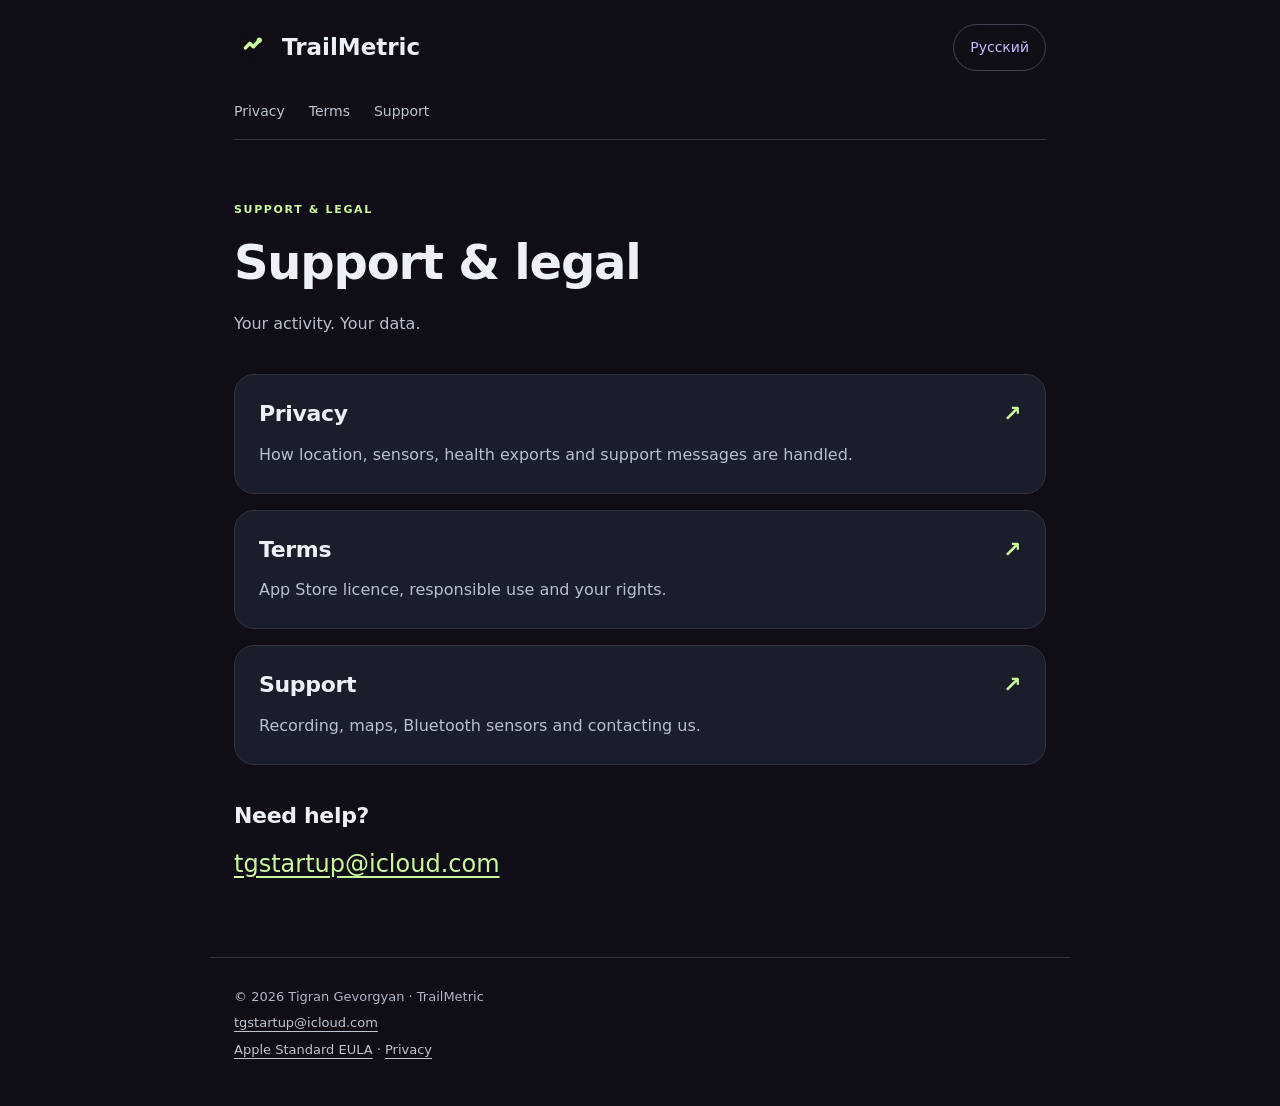
<file: index.html>
<!doctype html>
<html lang="en"><head><meta charset="utf-8"><meta name="viewport" content="width=device-width,initial-scale=1">
<title>Support &amp; legal · TrailMetric</title><meta name="description" content="Your activity. Your data.">
<meta name="color-scheme" content="dark light"><link rel="canonical" href="https://mig4486.github.io/trailmetric-legal/index.html">
<link rel="alternate" hreflang="en" href="https://mig4486.github.io/trailmetric-legal/index.html"><link rel="alternate" hreflang="ru" href="https://mig4486.github.io/trailmetric-legal/ru/index.html">
<link rel="stylesheet" href="style.css"><link rel="icon" type="image/svg+xml" href="mark.svg"></head>
<body><a class="skip" href="#main">Skip to content</a>
<header><div class="top"><a class="brand" href="index.html"><img src="mark.svg" alt="" width="36" height="36"><span>TrailMetric</span></a><a class="language" href="ru/index.html" lang="ru">Русский</a></div>
<nav aria-label="Documents"><a href="privacy.html">Privacy</a><a href="terms.html">Terms</a><a href="support.html">Support</a></nav></header>
<main id="main"><p class="eyebrow">SUPPORT & LEGAL</p><h1>Support &amp; legal</h1><p class="intro">Your activity. Your data.</p><div class="cards"><a class="card" href="privacy.html"><h2>Privacy<span aria-hidden="true"> ↗</span></h2><p>How location, sensors, health exports and support messages are handled.</p></a><a class="card" href="terms.html"><h2>Terms<span aria-hidden="true"> ↗</span></h2><p>App Store licence, responsible use and your rights.</p></a><a class="card" href="support.html"><h2>Support<span aria-hidden="true"> ↗</span></h2><p>Recording, maps, Bluetooth sensors and contacting us.</p></a></div><section><h2>Need help?</h2><p><a class="contact" href="mailto:tgstartup@icloud.com">tgstartup@icloud.com</a></p></section></main>
<footer><p>© 2026 Tigran Gevorgyan · TrailMetric</p><p><a href="mailto:tgstartup@icloud.com">tgstartup@icloud.com</a></p><p><a href="https://www.apple.com/legal/internet-services/itunes/dev/stdeula/">Apple Standard EULA</a> · <a href="privacy.html">Privacy</a></p></footer></body></html>
</file>
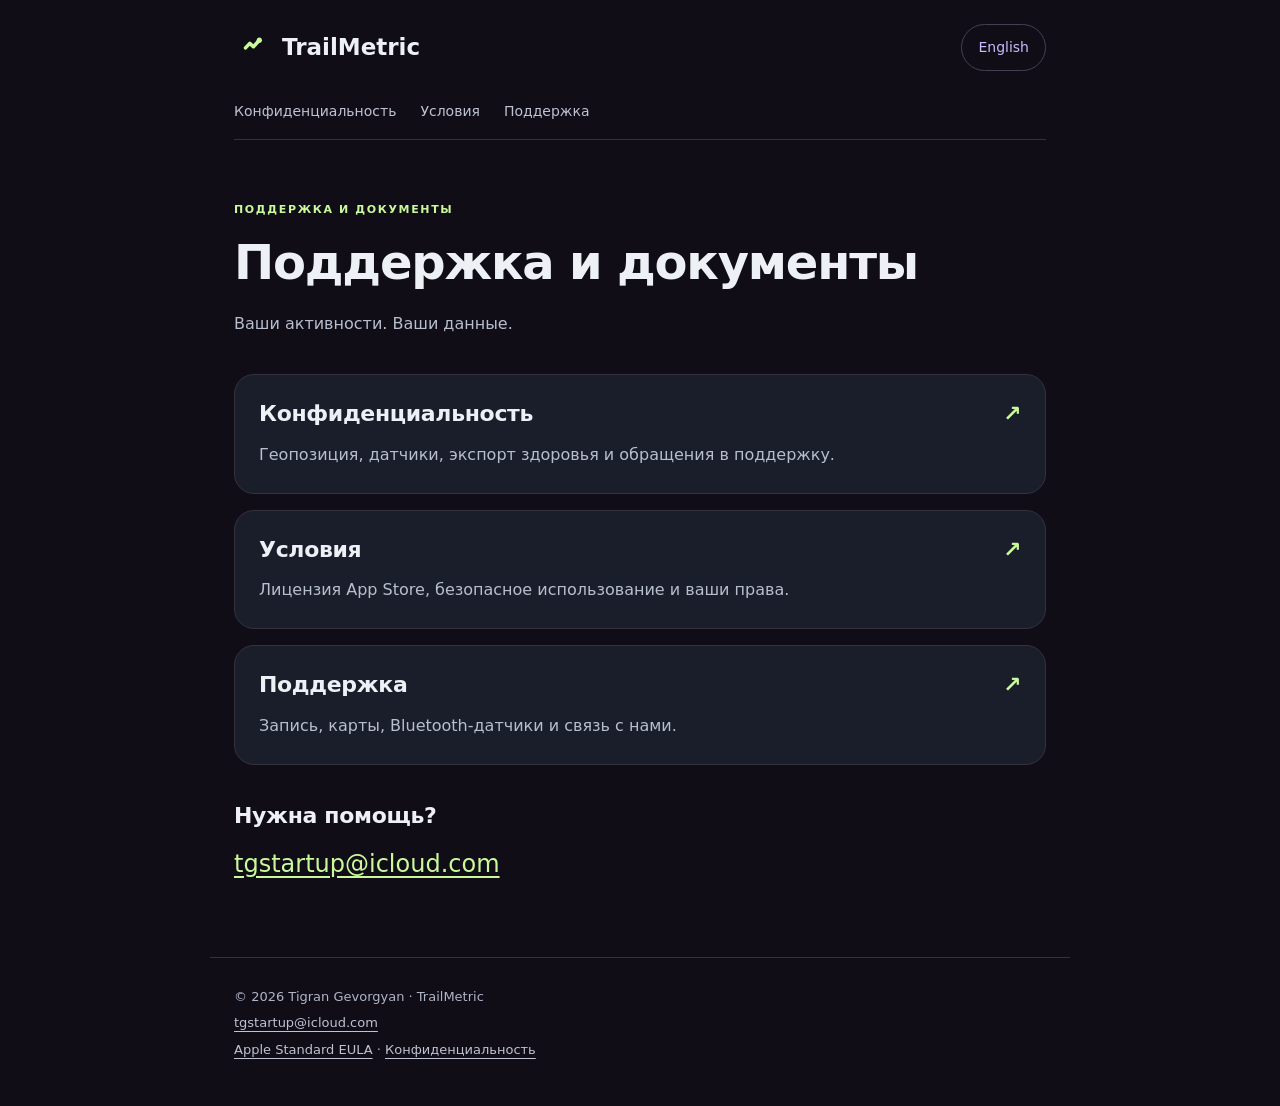
<file: ru/index.html>
<!doctype html>
<html lang="ru"><head><meta charset="utf-8"><meta name="viewport" content="width=device-width,initial-scale=1">
<title>Поддержка и документы · TrailMetric</title><meta name="description" content="Ваши активности. Ваши данные.">
<meta name="color-scheme" content="dark light"><link rel="canonical" href="https://mig4486.github.io/trailmetric-legal/ru/index.html">
<link rel="alternate" hreflang="en" href="https://mig4486.github.io/trailmetric-legal/index.html"><link rel="alternate" hreflang="ru" href="https://mig4486.github.io/trailmetric-legal/ru/index.html">
<link rel="stylesheet" href="../style.css"><link rel="icon" type="image/svg+xml" href="../mark.svg"></head>
<body><a class="skip" href="#main">К содержанию</a>
<header><div class="top"><a class="brand" href="index.html"><img src="../mark.svg" alt="" width="36" height="36"><span>TrailMetric</span></a><a class="language" href="../index.html" lang="en">English</a></div>
<nav aria-label="Документы"><a href="privacy.html">Конфиденциальность</a><a href="terms.html">Условия</a><a href="support.html">Поддержка</a></nav></header>
<main id="main"><p class="eyebrow">ПОДДЕРЖКА И ДОКУМЕНТЫ</p><h1>Поддержка и документы</h1><p class="intro">Ваши активности. Ваши данные.</p><div class="cards"><a class="card" href="privacy.html"><h2>Конфиденциальность<span aria-hidden="true"> ↗</span></h2><p>Геопозиция, датчики, экспорт здоровья и обращения в поддержку.</p></a><a class="card" href="terms.html"><h2>Условия<span aria-hidden="true"> ↗</span></h2><p>Лицензия App Store, безопасное использование и ваши права.</p></a><a class="card" href="support.html"><h2>Поддержка<span aria-hidden="true"> ↗</span></h2><p>Запись, карты, Bluetooth-датчики и связь с нами.</p></a></div><section><h2>Нужна помощь?</h2><p><a class="contact" href="mailto:tgstartup@icloud.com">tgstartup@icloud.com</a></p></section></main>
<footer><p>© 2026 Tigran Gevorgyan · TrailMetric</p><p><a href="mailto:tgstartup@icloud.com">tgstartup@icloud.com</a></p><p><a href="https://www.apple.com/legal/internet-services/itunes/dev/stdeula/">Apple Standard EULA</a> · <a href="privacy.html">Конфиденциальность</a></p></footer></body></html>
</file>
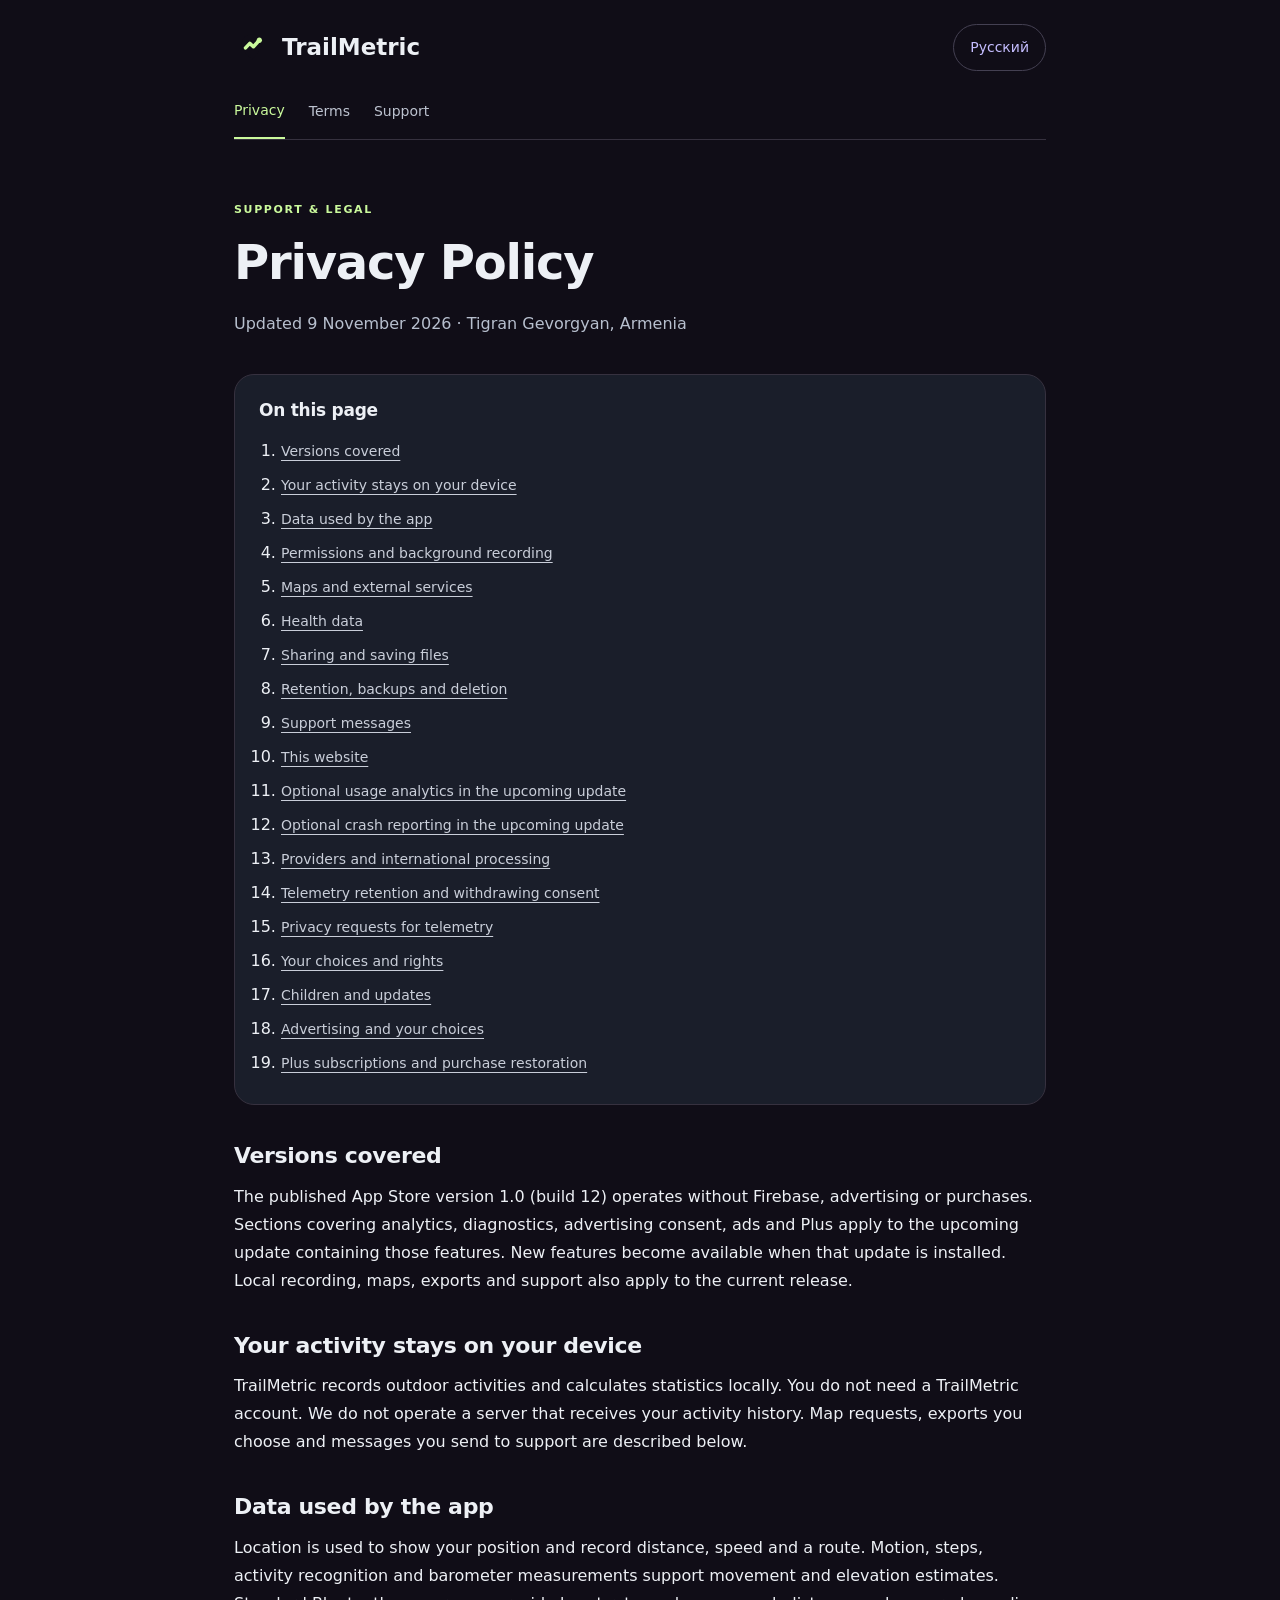
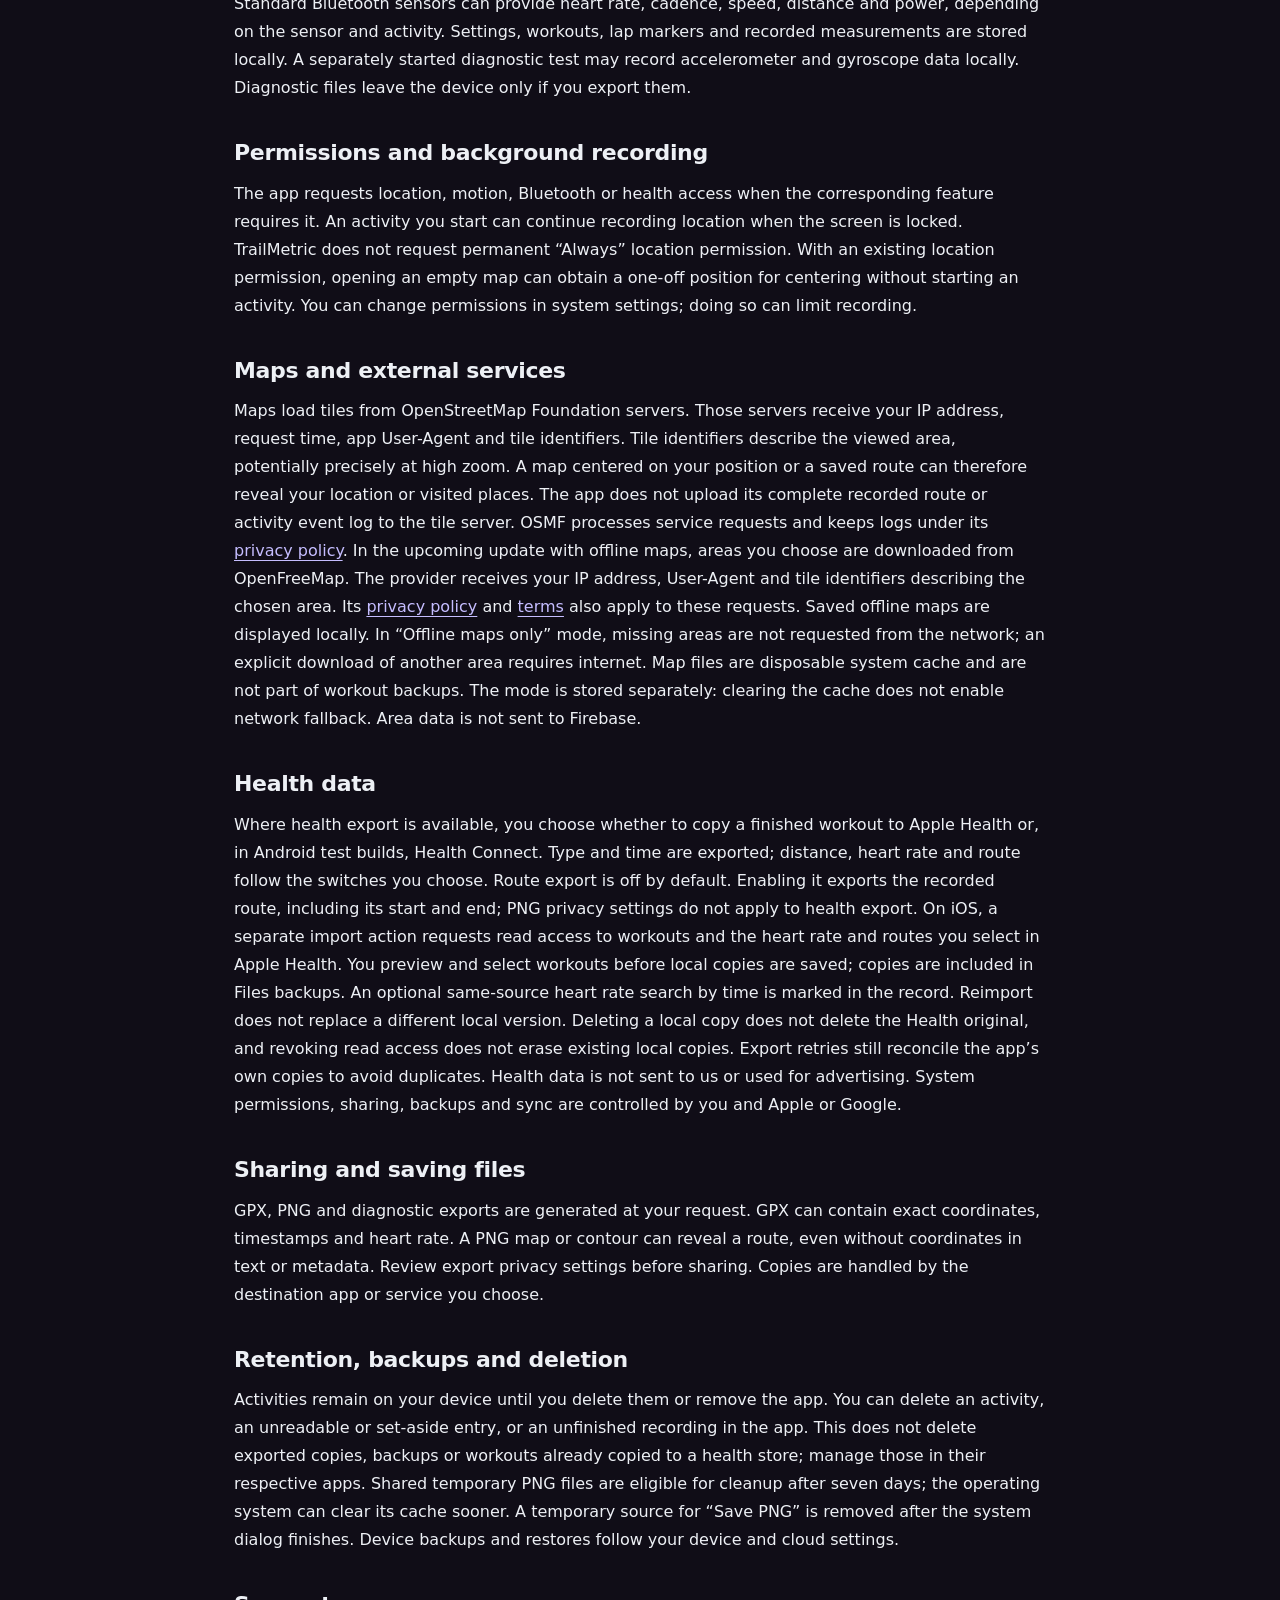
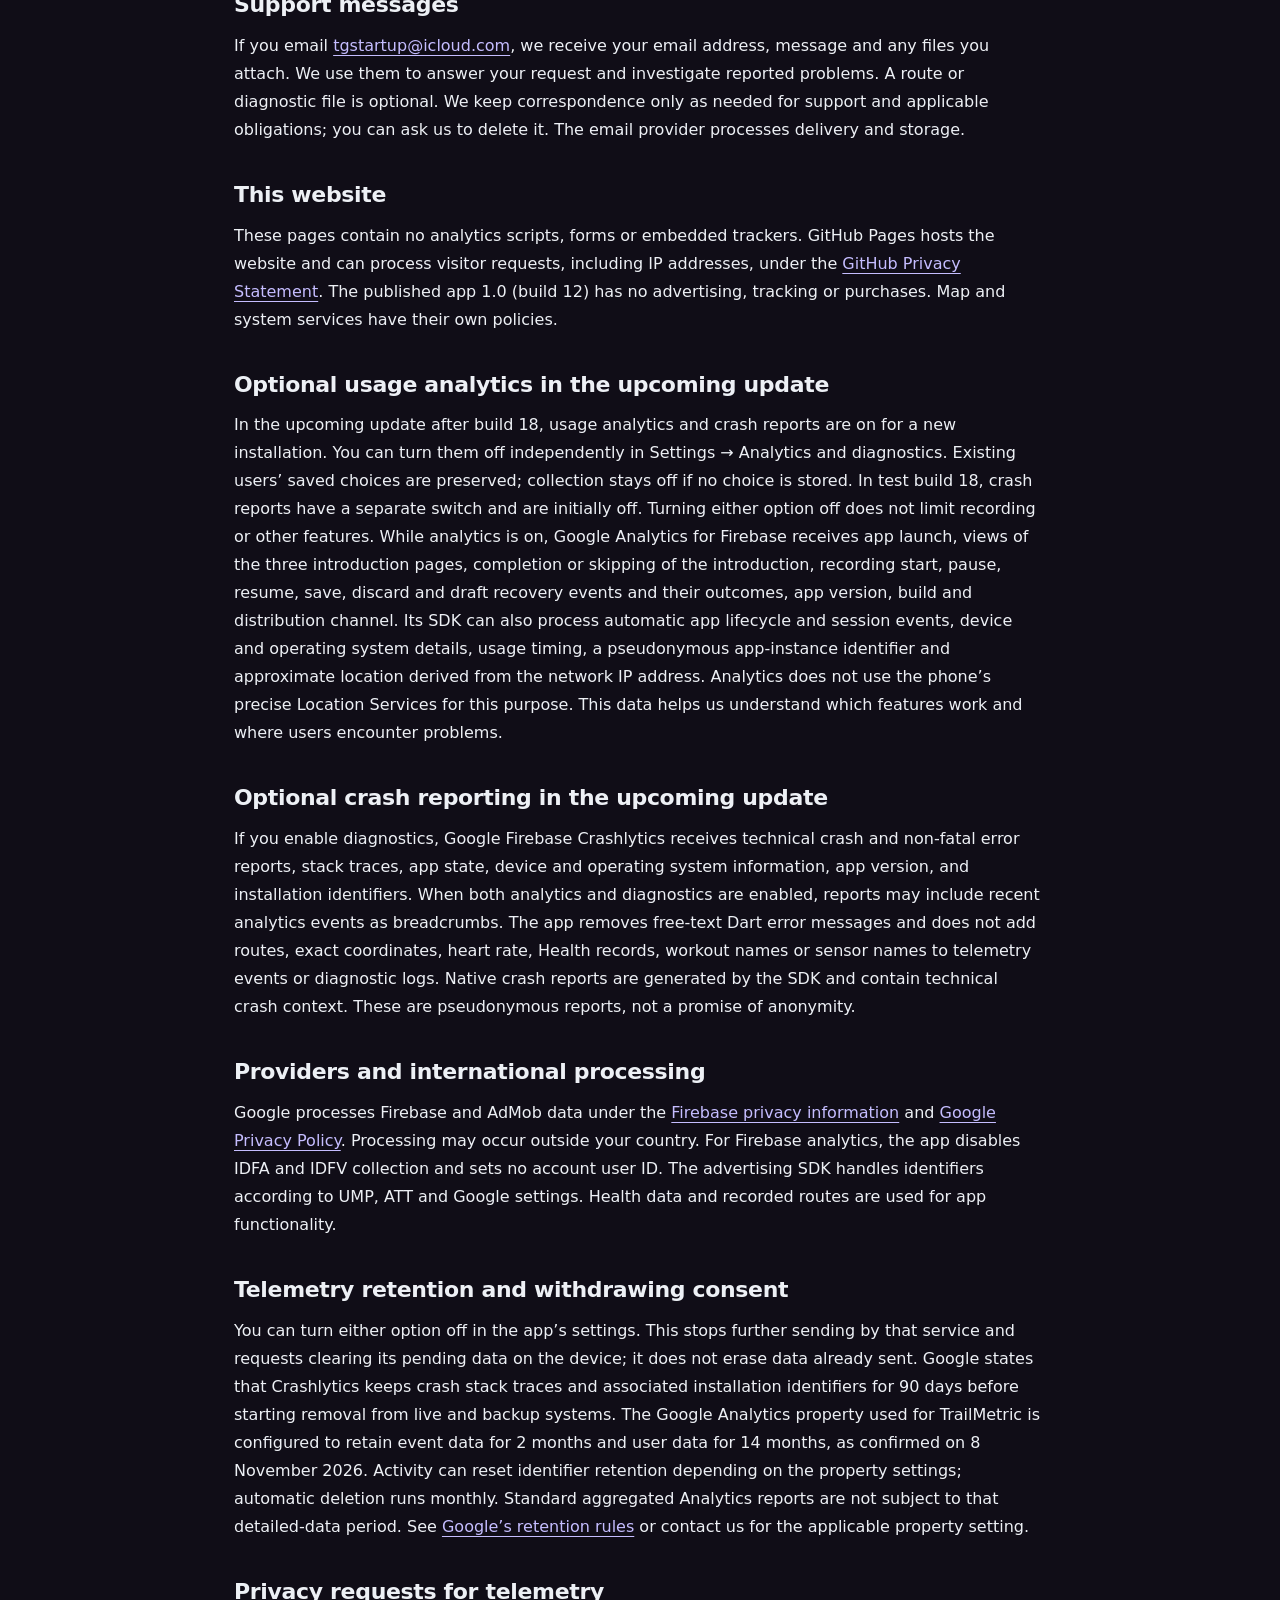
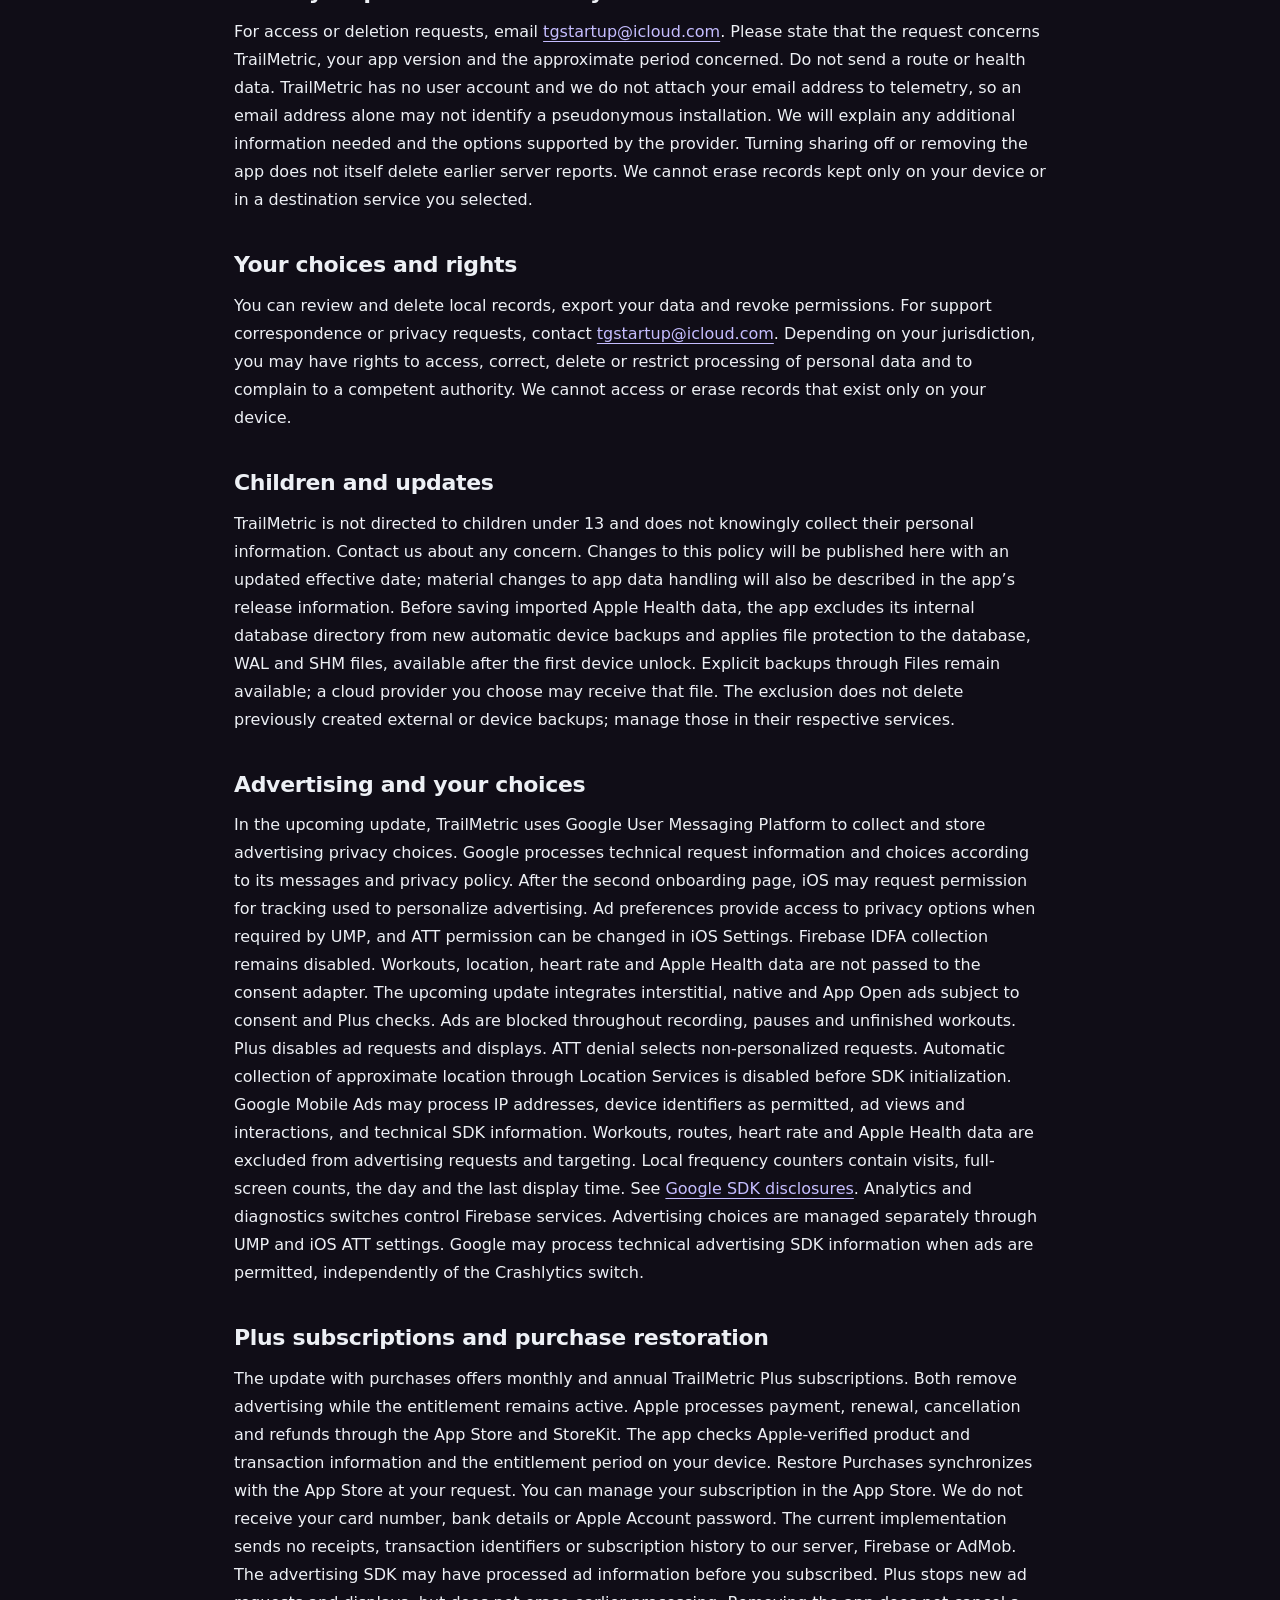
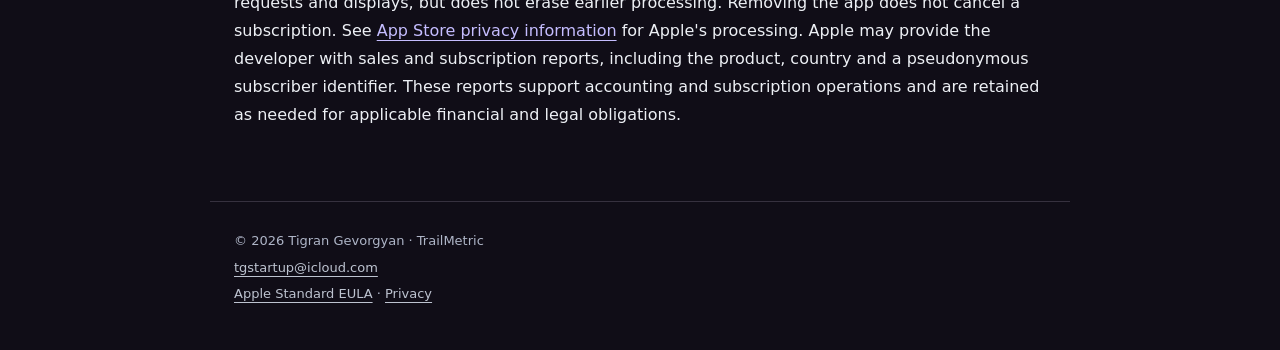
<file: privacy.html>
<!doctype html>
<html lang="en"><head><meta charset="utf-8"><meta name="viewport" content="width=device-width,initial-scale=1">
<title>Privacy Policy · TrailMetric</title><meta name="description" content="Updated 9 November 2026 · Tigran Gevorgyan, Armenia">
<meta name="color-scheme" content="dark light"><link rel="canonical" href="https://mig4486.github.io/trailmetric-legal/privacy.html">
<link rel="alternate" hreflang="en" href="https://mig4486.github.io/trailmetric-legal/privacy.html"><link rel="alternate" hreflang="ru" href="https://mig4486.github.io/trailmetric-legal/ru/privacy.html">
<link rel="stylesheet" href="style.css"><link rel="icon" type="image/svg+xml" href="mark.svg"></head>
<body><a class="skip" href="#main">Skip to content</a>
<header><div class="top"><a class="brand" href="index.html"><img src="mark.svg" alt="" width="36" height="36"><span>TrailMetric</span></a><a class="language" href="ru/privacy.html" lang="ru">Русский</a></div>
<nav aria-label="Documents"><a href="privacy.html" aria-current="page">Privacy</a><a href="terms.html">Terms</a><a href="support.html">Support</a></nav></header>
<main id="main"><p class="eyebrow">SUPPORT & LEGAL</p><h1>Privacy Policy</h1><p class="intro">Updated 9 November 2026 · Tigran Gevorgyan, Armenia</p><aside class="toc"><h2>On this page</h2><ol><li><a href="#section-1">Versions covered</a></li><li><a href="#section-2">Your activity stays on your device</a></li><li><a href="#section-3">Data used by the app</a></li><li><a href="#section-4">Permissions and background recording</a></li><li><a href="#section-5">Maps and external services</a></li><li><a href="#section-6">Health data</a></li><li><a href="#section-7">Sharing and saving files</a></li><li><a href="#section-8">Retention, backups and deletion</a></li><li><a href="#section-9">Support messages</a></li><li><a href="#section-10">This website</a></li><li><a href="#section-11">Optional usage analytics in the upcoming update</a></li><li><a href="#section-12">Optional crash reporting in the upcoming update</a></li><li><a href="#section-13">Providers and international processing</a></li><li><a href="#section-14">Telemetry retention and withdrawing consent</a></li><li><a href="#section-15">Privacy requests for telemetry</a></li><li><a href="#section-16">Your choices and rights</a></li><li><a href="#section-17">Children and updates</a></li><li><a href="#section-18">Advertising and your choices</a></li><li><a href="#section-19">Plus subscriptions and purchase restoration</a></li></ol></aside><section id="section-1"><h2>Versions covered</h2><p>The published App Store version 1.0 (build 12) operates without Firebase, advertising or purchases. Sections covering analytics, diagnostics, advertising consent, ads and Plus apply to the upcoming update containing those features. New features become available when that update is installed. Local recording, maps, exports and support also apply to the current release.</p></section><section id="section-2"><h2>Your activity stays on your device</h2><p>TrailMetric records outdoor activities and calculates statistics locally. You do not need a TrailMetric account. We do not operate a server that receives your activity history. Map requests, exports you choose and messages you send to support are described below.</p></section><section id="section-3"><h2>Data used by the app</h2><p>Location is used to show your position and record distance, speed and a route. Motion, steps, activity recognition and barometer measurements support movement and elevation estimates. Standard Bluetooth sensors can provide heart rate, cadence, speed, distance and power, depending on the sensor and activity. Settings, workouts, lap markers and recorded measurements are stored locally. A separately started diagnostic test may record accelerometer and gyroscope data locally. Diagnostic files leave the device only if you export them.</p></section><section id="section-4"><h2>Permissions and background recording</h2><p>The app requests location, motion, Bluetooth or health access when the corresponding feature requires it. An activity you start can continue recording location when the screen is locked. TrailMetric does not request permanent “Always” location permission. With an existing location permission, opening an empty map can obtain a one-off position for centering without starting an activity. You can change permissions in system settings; doing so can limit recording.</p></section><section id="section-5"><h2>Maps and external services</h2><p>Maps load tiles from OpenStreetMap Foundation servers. Those servers receive your IP address, request time, app User-Agent and tile identifiers. Tile identifiers describe the viewed area, potentially precisely at high zoom. A map centered on your position or a saved route can therefore reveal your location or visited places. The app does not upload its complete recorded route or activity event log to the tile server. OSMF processes service requests and keeps logs under its <a href="https://osmfoundation.org/wiki/Privacy_Policy">privacy policy</a>.  In the upcoming update with offline maps, areas you choose are downloaded from OpenFreeMap. The provider receives your IP address, User-Agent and tile identifiers describing the chosen area. Its <a href="https://openfreemap.org/privacy/">privacy policy</a> and <a href="https://openfreemap.org/tos/">terms</a> also apply to these requests. Saved offline maps are displayed locally. In “Offline maps only” mode, missing areas are not requested from the network; an explicit download of another area requires internet. Map files are disposable system cache and are not part of workout backups. The mode is stored separately: clearing the cache does not enable network fallback. Area data is not sent to Firebase.</p></section><section id="section-6"><h2>Health data</h2><p>Where health export is available, you choose whether to copy a finished workout to Apple Health or, in Android test builds, Health Connect. Type and time are exported; distance, heart rate and route follow the switches you choose. Route export is off by default. Enabling it exports the recorded route, including its start and end; PNG privacy settings do not apply to health export. On iOS, a separate import action requests read access to workouts and the heart rate and routes you select in Apple Health. You preview and select workouts before local copies are saved; copies are included in Files backups. An optional same-source heart rate search by time is marked in the record. Reimport does not replace a different local version. Deleting a local copy does not delete the Health original, and revoking read access does not erase existing local copies. Export retries still reconcile the app’s own copies to avoid duplicates. Health data is not sent to us or used for advertising. System permissions, sharing, backups and sync are controlled by you and Apple or Google.</p></section><section id="section-7"><h2>Sharing and saving files</h2><p>GPX, PNG and diagnostic exports are generated at your request. GPX can contain exact coordinates, timestamps and heart rate. A PNG map or contour can reveal a route, even without coordinates in text or metadata. Review export privacy settings before sharing. Copies are handled by the destination app or service you choose.</p></section><section id="section-8"><h2>Retention, backups and deletion</h2><p>Activities remain on your device until you delete them or remove the app. You can delete an activity, an unreadable or set-aside entry, or an unfinished recording in the app. This does not delete exported copies, backups or workouts already copied to a health store; manage those in their respective apps. Shared temporary PNG files are eligible for cleanup after seven days; the operating system can clear its cache sooner. A temporary source for “Save PNG” is removed after the system dialog finishes. Device backups and restores follow your device and cloud settings.</p></section><section id="section-9"><h2>Support messages</h2><p>If you email <a href="mailto:tgstartup@icloud.com">tgstartup@icloud.com</a>, we receive your email address, message and any files you attach. We use them to answer your request and investigate reported problems. A route or diagnostic file is optional. We keep correspondence only as needed for support and applicable obligations; you can ask us to delete it. The email provider processes delivery and storage.</p></section><section id="section-10"><h2>This website</h2><p>These pages contain no analytics scripts, forms or embedded trackers. GitHub Pages hosts the website and can process visitor requests, including IP addresses, under the <a href="https://docs.github.com/en/site-policy/privacy-policies/github-general-privacy-statement">GitHub Privacy Statement</a>. The published app 1.0 (build 12) has no advertising, tracking or purchases. Map and system services have their own policies.</p></section><section id="section-11"><h2>Optional usage analytics in the upcoming update</h2><p>In the upcoming update after build 18, usage analytics and crash reports are on for a new installation. You can turn them off independently in Settings → Analytics and diagnostics. Existing users’ saved choices are preserved; collection stays off if no choice is stored. In test build 18, crash reports have a separate switch and are initially off. Turning either option off does not limit recording or other features. While analytics is on, Google Analytics for Firebase receives app launch, views of the three introduction pages, completion or skipping of the introduction, recording start, pause, resume, save, discard and draft recovery events and their outcomes, app version, build and distribution channel. Its SDK can also process automatic app lifecycle and session events, device and operating system details, usage timing, a pseudonymous app-instance identifier and approximate location derived from the network IP address. Analytics does not use the phone’s precise Location Services for this purpose. This data helps us understand which features work and where users encounter problems.</p></section><section id="section-12"><h2>Optional crash reporting in the upcoming update</h2><p>If you enable diagnostics, Google Firebase Crashlytics receives technical crash and non-fatal error reports, stack traces, app state, device and operating system information, app version, and installation identifiers. When both analytics and diagnostics are enabled, reports may include recent analytics events as breadcrumbs. The app removes free-text Dart error messages and does not add routes, exact coordinates, heart rate, Health records, workout names or sensor names to telemetry events or diagnostic logs. Native crash reports are generated by the SDK and contain technical crash context. These are pseudonymous reports, not a promise of anonymity.</p></section><section id="section-13"><h2>Providers and international processing</h2><p>Google processes Firebase and AdMob data under the <a href="https://firebase.google.com/support/privacy">Firebase privacy information</a> and <a href="https://policies.google.com/privacy">Google Privacy Policy</a>. Processing may occur outside your country. For Firebase analytics, the app disables IDFA and IDFV collection and sets no account user ID. The advertising SDK handles identifiers according to UMP, ATT and Google settings. Health data and recorded routes are used for app functionality.</p></section><section id="section-14"><h2>Telemetry retention and withdrawing consent</h2><p>You can turn either option off in the app’s settings. This stops further sending by that service and requests clearing its pending data on the device; it does not erase data already sent. Google states that Crashlytics keeps crash stack traces and associated installation identifiers for 90 days before starting removal from live and backup systems. The Google Analytics property used for TrailMetric is configured to retain event data for 2 months and user data for 14 months, as confirmed on 8 November 2026. Activity can reset identifier retention depending on the property settings; automatic deletion runs monthly. Standard aggregated Analytics reports are not subject to that detailed-data period. See <a href="https://support.google.com/analytics/answer/7667196">Google’s retention rules</a> or contact us for the applicable property setting.</p></section><section id="section-15"><h2>Privacy requests for telemetry</h2><p>For access or deletion requests, email <a href="mailto:tgstartup@icloud.com">tgstartup@icloud.com</a>. Please state that the request concerns TrailMetric, your app version and the approximate period concerned. Do not send a route or health data. TrailMetric has no user account and we do not attach your email address to telemetry, so an email address alone may not identify a pseudonymous installation. We will explain any additional information needed and the options supported by the provider. Turning sharing off or removing the app does not itself delete earlier server reports. We cannot erase records kept only on your device or in a destination service you selected.</p></section><section id="section-16"><h2>Your choices and rights</h2><p>You can review and delete local records, export your data and revoke permissions. For support correspondence or privacy requests, contact <a href="mailto:tgstartup@icloud.com">tgstartup@icloud.com</a>. Depending on your jurisdiction, you may have rights to access, correct, delete or restrict processing of personal data and to complain to a competent authority. We cannot access or erase records that exist only on your device.</p></section><section id="section-17"><h2>Children and updates</h2><p>TrailMetric is not directed to children under 13 and does not knowingly collect their personal information. Contact us about any concern. Changes to this policy will be published here with an updated effective date; material changes to app data handling will also be described in the app’s release information.  Before saving imported Apple Health data, the app excludes its internal database directory from new automatic device backups and applies file protection to the database, WAL and SHM files, available after the first device unlock. Explicit backups through Files remain available; a cloud provider you choose may receive that file. The exclusion does not delete previously created external or device backups; manage those in their respective services.</p></section><section id="section-18"><h2>Advertising and your choices</h2><p>In the upcoming update, TrailMetric uses Google User Messaging Platform to collect and store advertising privacy choices. Google processes technical request information and choices according to its messages and privacy policy. After the second onboarding page, iOS may request permission for tracking used to personalize advertising. Ad preferences provide access to privacy options when required by UMP, and ATT permission can be changed in iOS Settings. Firebase IDFA collection remains disabled. Workouts, location, heart rate and Apple Health data are not passed to the consent adapter. The upcoming update integrates interstitial, native and App Open ads subject to consent and Plus checks. Ads are blocked throughout recording, pauses and unfinished workouts. Plus disables ad requests and displays. ATT denial selects non-personalized requests. Automatic collection of approximate location through Location Services is disabled before SDK initialization.  Google Mobile Ads may process IP addresses, device identifiers as permitted, ad views and interactions, and technical SDK information. Workouts, routes, heart rate and Apple Health data are excluded from advertising requests and targeting. Local frequency counters contain visits, full-screen counts, the day and the last display time. See <a href="https://developers.google.com/admob/ios/privacy/data-disclosure">Google SDK disclosures</a>. Analytics and diagnostics switches control Firebase services. Advertising choices are managed separately through UMP and iOS ATT settings. Google may process technical advertising SDK information when ads are permitted, independently of the Crashlytics switch.</p></section><section id="section-19"><h2>Plus subscriptions and purchase restoration</h2><p>The update with purchases offers monthly and annual TrailMetric Plus subscriptions. Both remove advertising while the entitlement remains active. Apple processes payment, renewal, cancellation and refunds through the App Store and StoreKit. The app checks Apple-verified product and transaction information and the entitlement period on your device. Restore Purchases synchronizes with the App Store at your request. You can manage your subscription in the App Store.  We do not receive your card number, bank details or Apple Account password. The current implementation sends no receipts, transaction identifiers or subscription history to our server, Firebase or AdMob. The advertising SDK may have processed ad information before you subscribed. Plus stops new ad requests and displays, but does not erase earlier processing. Removing the app does not cancel a subscription. See <a href="https://www.apple.com/legal/privacy/data/en/app-store/">App Store privacy information</a> for Apple's processing. Apple may provide the developer with sales and subscription reports, including the product, country and a pseudonymous subscriber identifier. These reports support accounting and subscription operations and are retained as needed for applicable financial and legal obligations.</p></section></main>
<footer><p>© 2026 Tigran Gevorgyan · TrailMetric</p><p><a href="mailto:tgstartup@icloud.com">tgstartup@icloud.com</a></p><p><a href="https://www.apple.com/legal/internet-services/itunes/dev/stdeula/">Apple Standard EULA</a> · <a href="privacy.html">Privacy</a></p></footer></body></html>
</file>
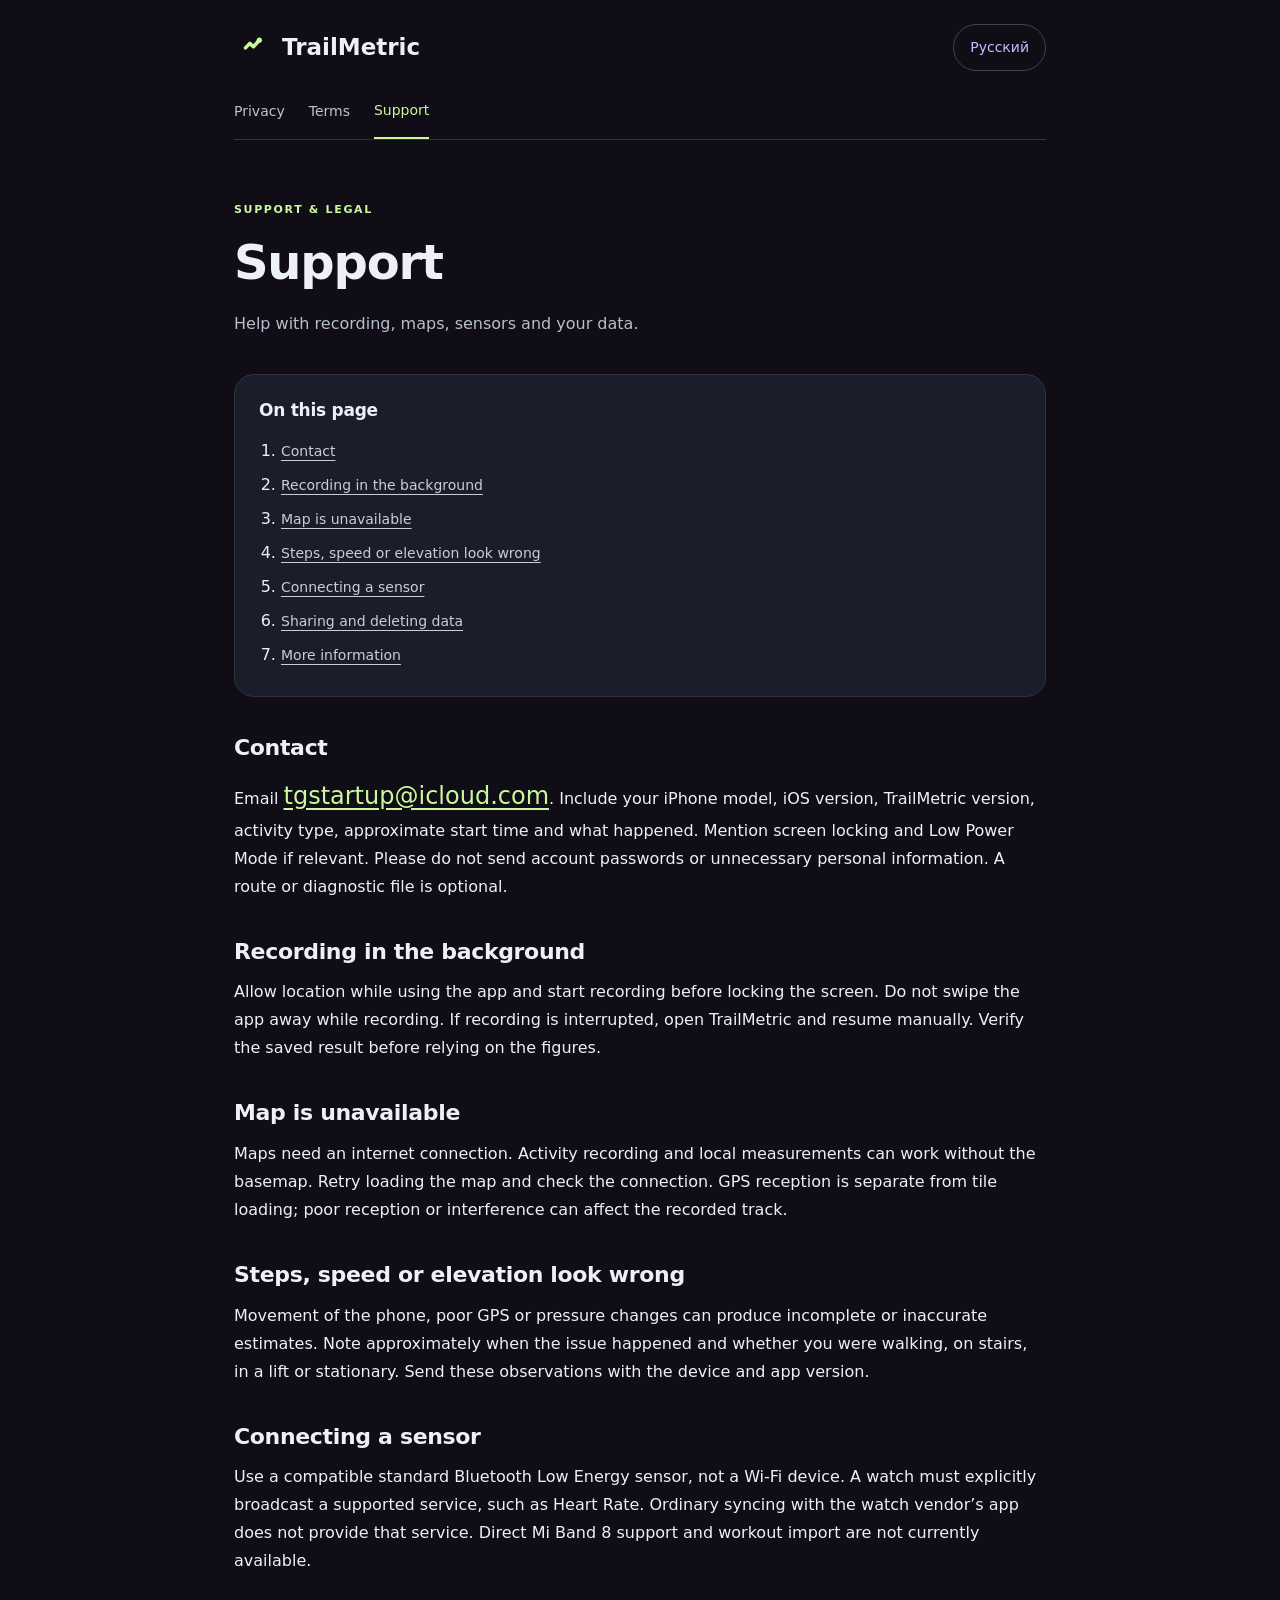
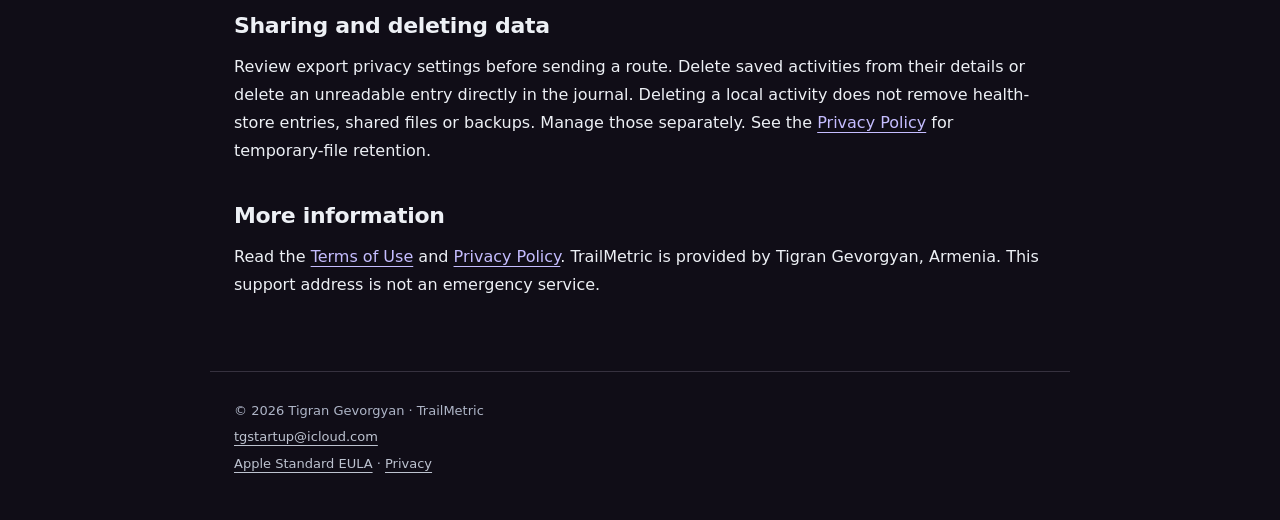
<file: support.html>
<!doctype html>
<html lang="en"><head><meta charset="utf-8"><meta name="viewport" content="width=device-width,initial-scale=1">
<title>Support · TrailMetric</title><meta name="description" content="Help with recording, maps, sensors and your data.">
<meta name="color-scheme" content="dark light"><link rel="canonical" href="https://mig4486.github.io/trailmetric-legal/support.html">
<link rel="alternate" hreflang="en" href="https://mig4486.github.io/trailmetric-legal/support.html"><link rel="alternate" hreflang="ru" href="https://mig4486.github.io/trailmetric-legal/ru/support.html">
<link rel="stylesheet" href="style.css"><link rel="icon" type="image/svg+xml" href="mark.svg"></head>
<body><a class="skip" href="#main">Skip to content</a>
<header><div class="top"><a class="brand" href="index.html"><img src="mark.svg" alt="" width="36" height="36"><span>TrailMetric</span></a><a class="language" href="ru/support.html" lang="ru">Русский</a></div>
<nav aria-label="Documents"><a href="privacy.html">Privacy</a><a href="terms.html">Terms</a><a href="support.html" aria-current="page">Support</a></nav></header>
<main id="main"><p class="eyebrow">SUPPORT & LEGAL</p><h1>Support</h1><p class="intro">Help with recording, maps, sensors and your data.</p><aside class="toc"><h2>On this page</h2><ol><li><a href="#section-1">Contact</a></li><li><a href="#section-2">Recording in the background</a></li><li><a href="#section-3">Map is unavailable</a></li><li><a href="#section-4">Steps, speed or elevation look wrong</a></li><li><a href="#section-5">Connecting a sensor</a></li><li><a href="#section-6">Sharing and deleting data</a></li><li><a href="#section-7">More information</a></li></ol></aside><section id="section-1"><h2>Contact</h2><p>Email <a class="contact" href="mailto:tgstartup@icloud.com?subject=TrailMetric%20support">tgstartup@icloud.com</a>. Include your iPhone model, iOS version, TrailMetric version, activity type, approximate start time and what happened. Mention screen locking and Low Power Mode if relevant. Please do not send account passwords or unnecessary personal information. A route or diagnostic file is optional.</p></section><section id="section-2"><h2>Recording in the background</h2><p>Allow location while using the app and start recording before locking the screen. Do not swipe the app away while recording. If recording is interrupted, open TrailMetric and resume manually. Verify the saved result before relying on the figures.</p></section><section id="section-3"><h2>Map is unavailable</h2><p>Maps need an internet connection. Activity recording and local measurements can work without the basemap. Retry loading the map and check the connection. GPS reception is separate from tile loading; poor reception or interference can affect the recorded track.</p></section><section id="section-4"><h2>Steps, speed or elevation look wrong</h2><p>Movement of the phone, poor GPS or pressure changes can produce incomplete or inaccurate estimates. Note approximately when the issue happened and whether you were walking, on stairs, in a lift or stationary. Send these observations with the device and app version.</p></section><section id="section-5"><h2>Connecting a sensor</h2><p>Use a compatible standard Bluetooth Low Energy sensor, not a Wi-Fi device. A watch must explicitly broadcast a supported service, such as Heart Rate. Ordinary syncing with the watch vendor’s app does not provide that service. Direct Mi Band 8 support and workout import are not currently available.</p></section><section id="section-6"><h2>Sharing and deleting data</h2><p>Review export privacy settings before sending a route. Delete saved activities from their details or delete an unreadable entry directly in the journal. Deleting a local activity does not remove health-store entries, shared files or backups. Manage those separately. See the <a href="privacy.html">Privacy Policy</a> for temporary-file retention.</p></section><section id="section-7"><h2>More information</h2><p>Read the <a href="terms.html">Terms of Use</a> and <a href="privacy.html">Privacy Policy</a>. TrailMetric is provided by Tigran Gevorgyan, Armenia. This support address is not an emergency service.</p></section></main>
<footer><p>© 2026 Tigran Gevorgyan · TrailMetric</p><p><a href="mailto:tgstartup@icloud.com">tgstartup@icloud.com</a></p><p><a href="https://www.apple.com/legal/internet-services/itunes/dev/stdeula/">Apple Standard EULA</a> · <a href="privacy.html">Privacy</a></p></footer></body></html>
</file>
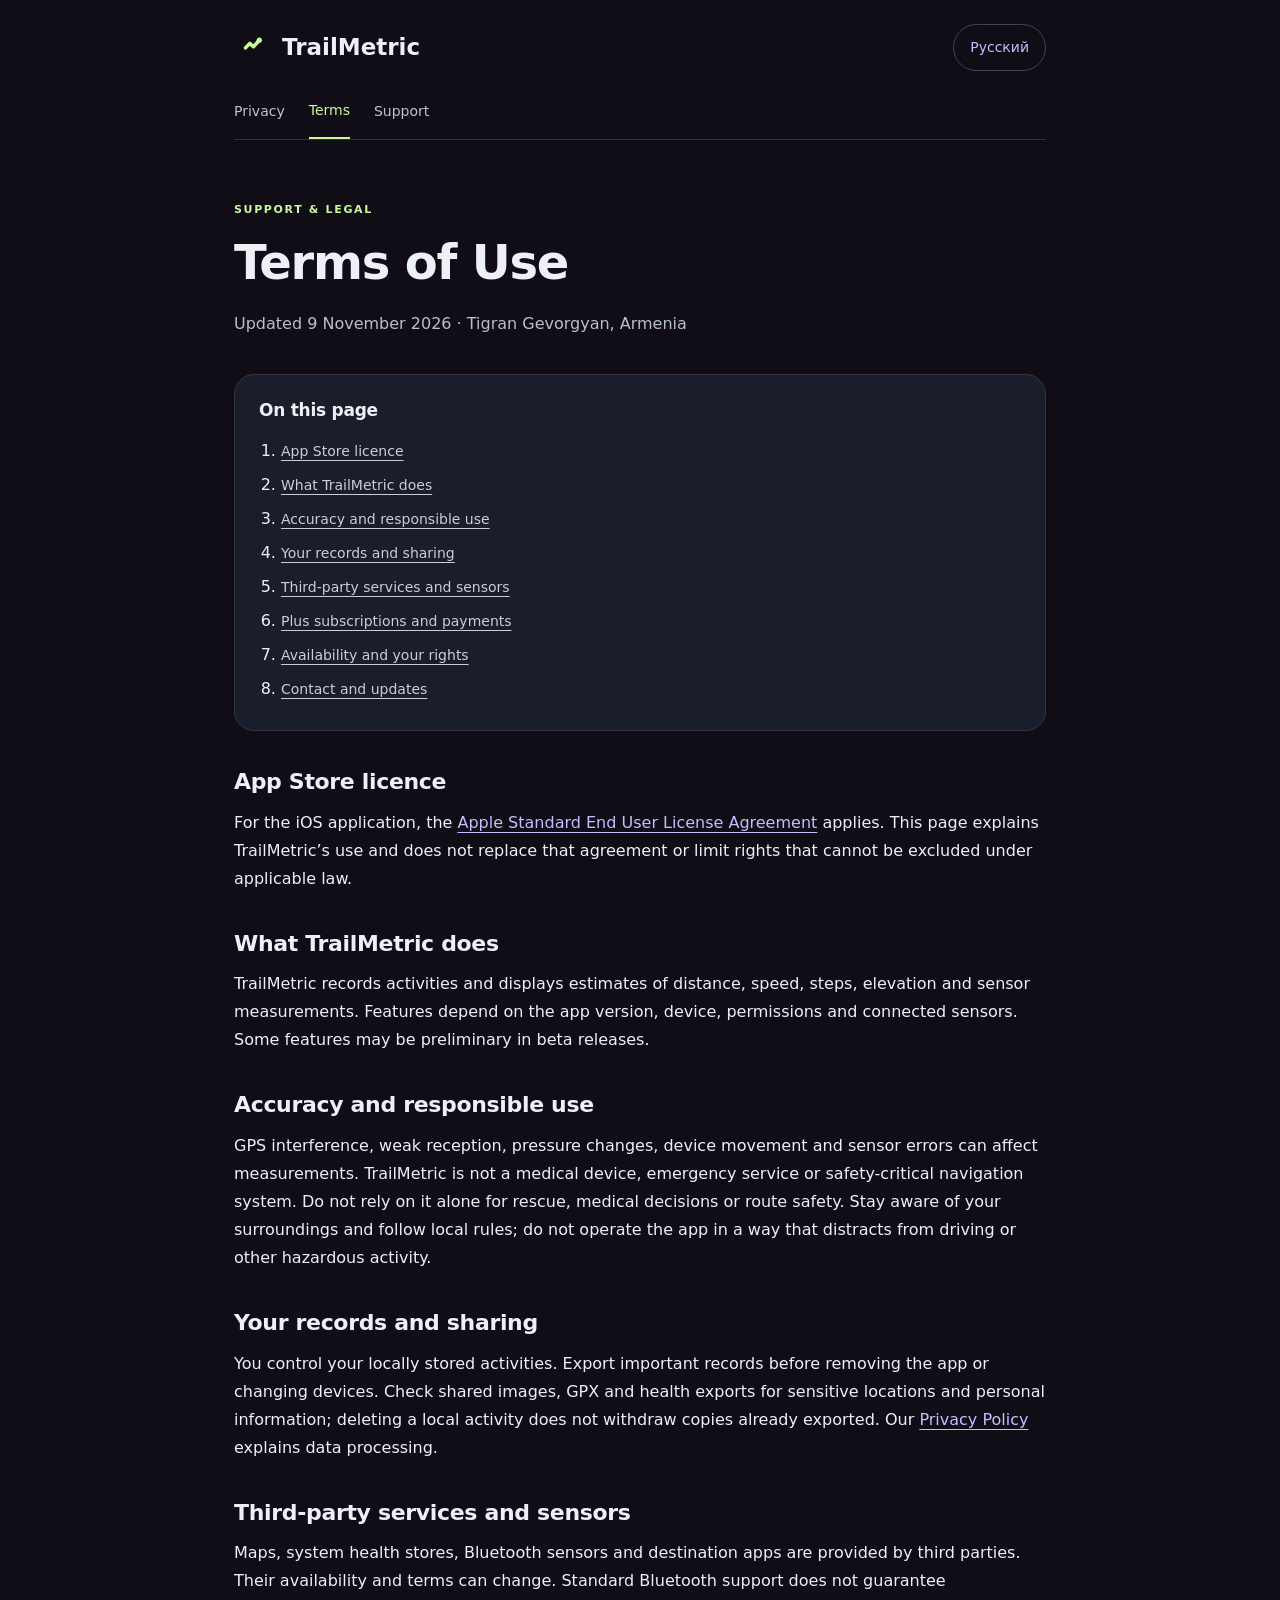
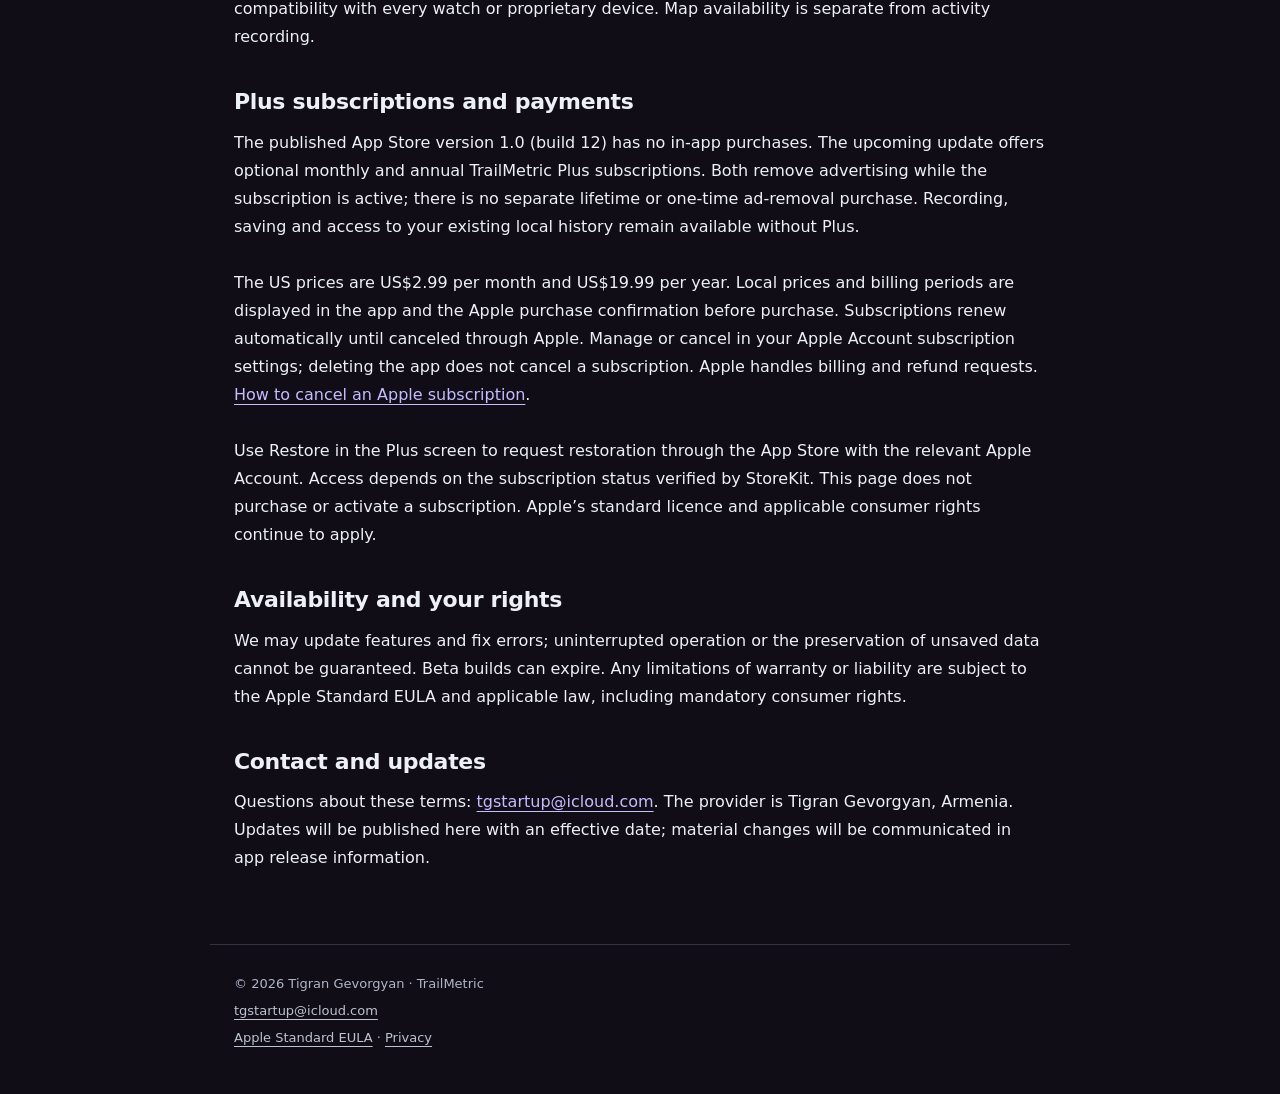
<file: terms.html>
<!doctype html>
<html lang="en"><head><meta charset="utf-8"><meta name="viewport" content="width=device-width,initial-scale=1">
<title>Terms of Use · TrailMetric</title><meta name="description" content="Updated 9 November 2026 · Tigran Gevorgyan, Armenia">
<meta name="color-scheme" content="dark light"><link rel="canonical" href="https://mig4486.github.io/trailmetric-legal/terms.html">
<link rel="alternate" hreflang="en" href="https://mig4486.github.io/trailmetric-legal/terms.html"><link rel="alternate" hreflang="ru" href="https://mig4486.github.io/trailmetric-legal/ru/terms.html">
<link rel="stylesheet" href="style.css"><link rel="icon" type="image/svg+xml" href="mark.svg"></head>
<body><a class="skip" href="#main">Skip to content</a>
<header><div class="top"><a class="brand" href="index.html"><img src="mark.svg" alt="" width="36" height="36"><span>TrailMetric</span></a><a class="language" href="ru/terms.html" lang="ru">Русский</a></div>
<nav aria-label="Documents"><a href="privacy.html">Privacy</a><a href="terms.html" aria-current="page">Terms</a><a href="support.html">Support</a></nav></header>
<main id="main"><p class="eyebrow">SUPPORT & LEGAL</p><h1>Terms of Use</h1><p class="intro">Updated 9 November 2026 · Tigran Gevorgyan, Armenia</p><aside class="toc"><h2>On this page</h2><ol><li><a href="#section-1">App Store licence</a></li><li><a href="#section-2">What TrailMetric does</a></li><li><a href="#section-3">Accuracy and responsible use</a></li><li><a href="#section-4">Your records and sharing</a></li><li><a href="#section-5">Third-party services and sensors</a></li><li><a href="#section-6">Plus subscriptions and payments</a></li><li><a href="#section-7">Availability and your rights</a></li><li><a href="#section-8">Contact and updates</a></li></ol></aside><section id="section-1"><h2>App Store licence</h2><p>For the iOS application, the <a href="https://www.apple.com/legal/internet-services/itunes/dev/stdeula/">Apple Standard End User License Agreement</a> applies. This page explains TrailMetric’s use and does not replace that agreement or limit rights that cannot be excluded under applicable law.</p></section><section id="section-2"><h2>What TrailMetric does</h2><p>TrailMetric records activities and displays estimates of distance, speed, steps, elevation and sensor measurements. Features depend on the app version, device, permissions and connected sensors. Some features may be preliminary in beta releases.</p></section><section id="section-3"><h2>Accuracy and responsible use</h2><p>GPS interference, weak reception, pressure changes, device movement and sensor errors can affect measurements. TrailMetric is not a medical device, emergency service or safety-critical navigation system. Do not rely on it alone for rescue, medical decisions or route safety. Stay aware of your surroundings and follow local rules; do not operate the app in a way that distracts from driving or other hazardous activity.</p></section><section id="section-4"><h2>Your records and sharing</h2><p>You control your locally stored activities. Export important records before removing the app or changing devices. Check shared images, GPX and health exports for sensitive locations and personal information; deleting a local activity does not withdraw copies already exported. Our <a href="privacy.html">Privacy Policy</a> explains data processing.</p></section><section id="section-5"><h2>Third-party services and sensors</h2><p>Maps, system health stores, Bluetooth sensors and destination apps are provided by third parties. Their availability and terms can change. Standard Bluetooth support does not guarantee compatibility with every watch or proprietary device. Map availability is separate from activity recording.</p></section><section id="section-6"><h2>Plus subscriptions and payments</h2><p>The published App Store version 1.0 (build 12) has no in-app purchases. The upcoming update offers optional monthly and annual TrailMetric Plus subscriptions. Both remove advertising while the subscription is active; there is no separate lifetime or one-time ad-removal purchase. Recording, saving and access to your existing local history remain available without Plus.<br><br>The US prices are US$2.99 per month and US$19.99 per year. Local prices and billing periods are displayed in the app and the Apple purchase confirmation before purchase. Subscriptions renew automatically until canceled through Apple. Manage or cancel in your Apple Account subscription settings; deleting the app does not cancel a subscription. Apple handles billing and refund requests. <a href="https://support.apple.com/118428">How to cancel an Apple subscription</a>.<br><br>Use Restore in the Plus screen to request restoration through the App Store with the relevant Apple Account. Access depends on the subscription status verified by StoreKit. This page does not purchase or activate a subscription. Apple’s standard licence and applicable consumer rights continue to apply.</p></section><section id="section-7"><h2>Availability and your rights</h2><p>We may update features and fix errors; uninterrupted operation or the preservation of unsaved data cannot be guaranteed. Beta builds can expire. Any limitations of warranty or liability are subject to the Apple Standard EULA and applicable law, including mandatory consumer rights.</p></section><section id="section-8"><h2>Contact and updates</h2><p>Questions about these terms: <a href="mailto:tgstartup@icloud.com">tgstartup@icloud.com</a>. The provider is Tigran Gevorgyan, Armenia. Updates will be published here with an effective date; material changes will be communicated in app release information.</p></section></main>
<footer><p>© 2026 Tigran Gevorgyan · TrailMetric</p><p><a href="mailto:tgstartup@icloud.com">tgstartup@icloud.com</a></p><p><a href="https://www.apple.com/legal/internet-services/itunes/dev/stdeula/">Apple Standard EULA</a> · <a href="privacy.html">Privacy</a></p></footer></body></html>
</file>
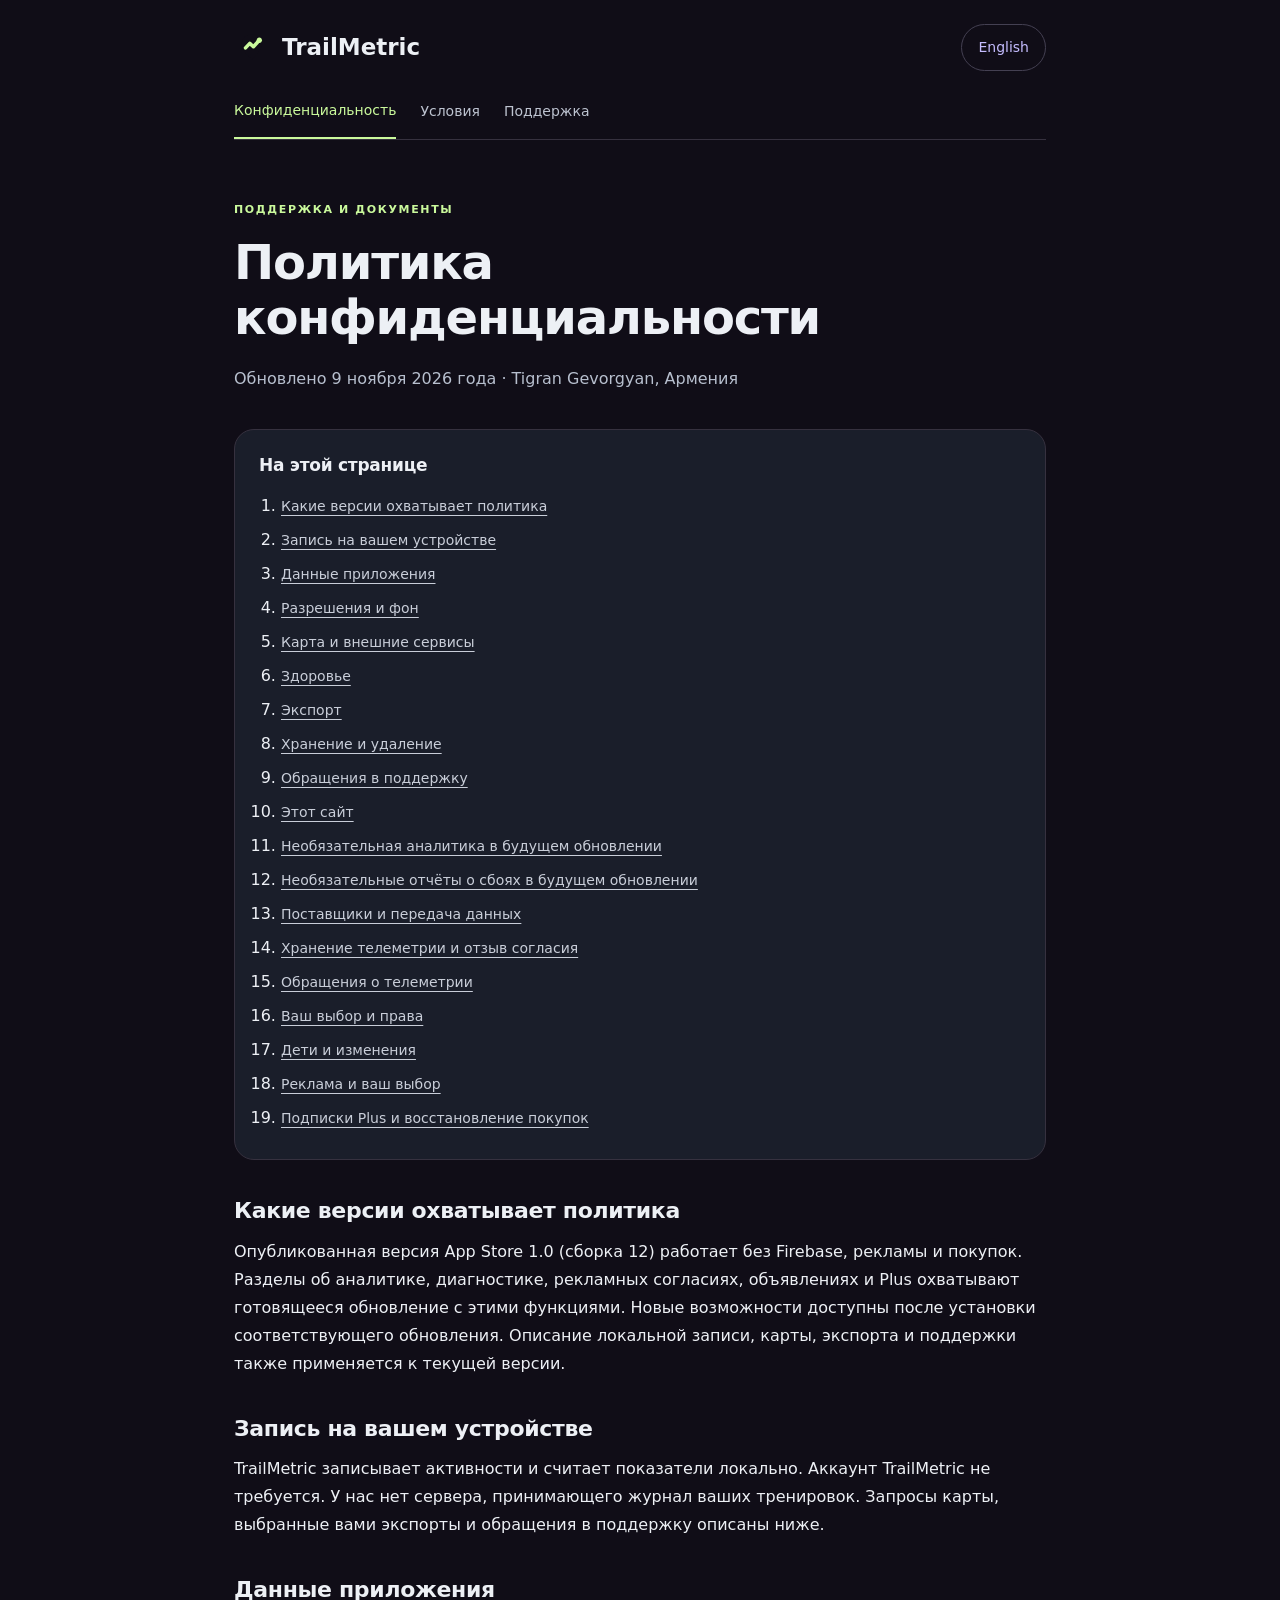
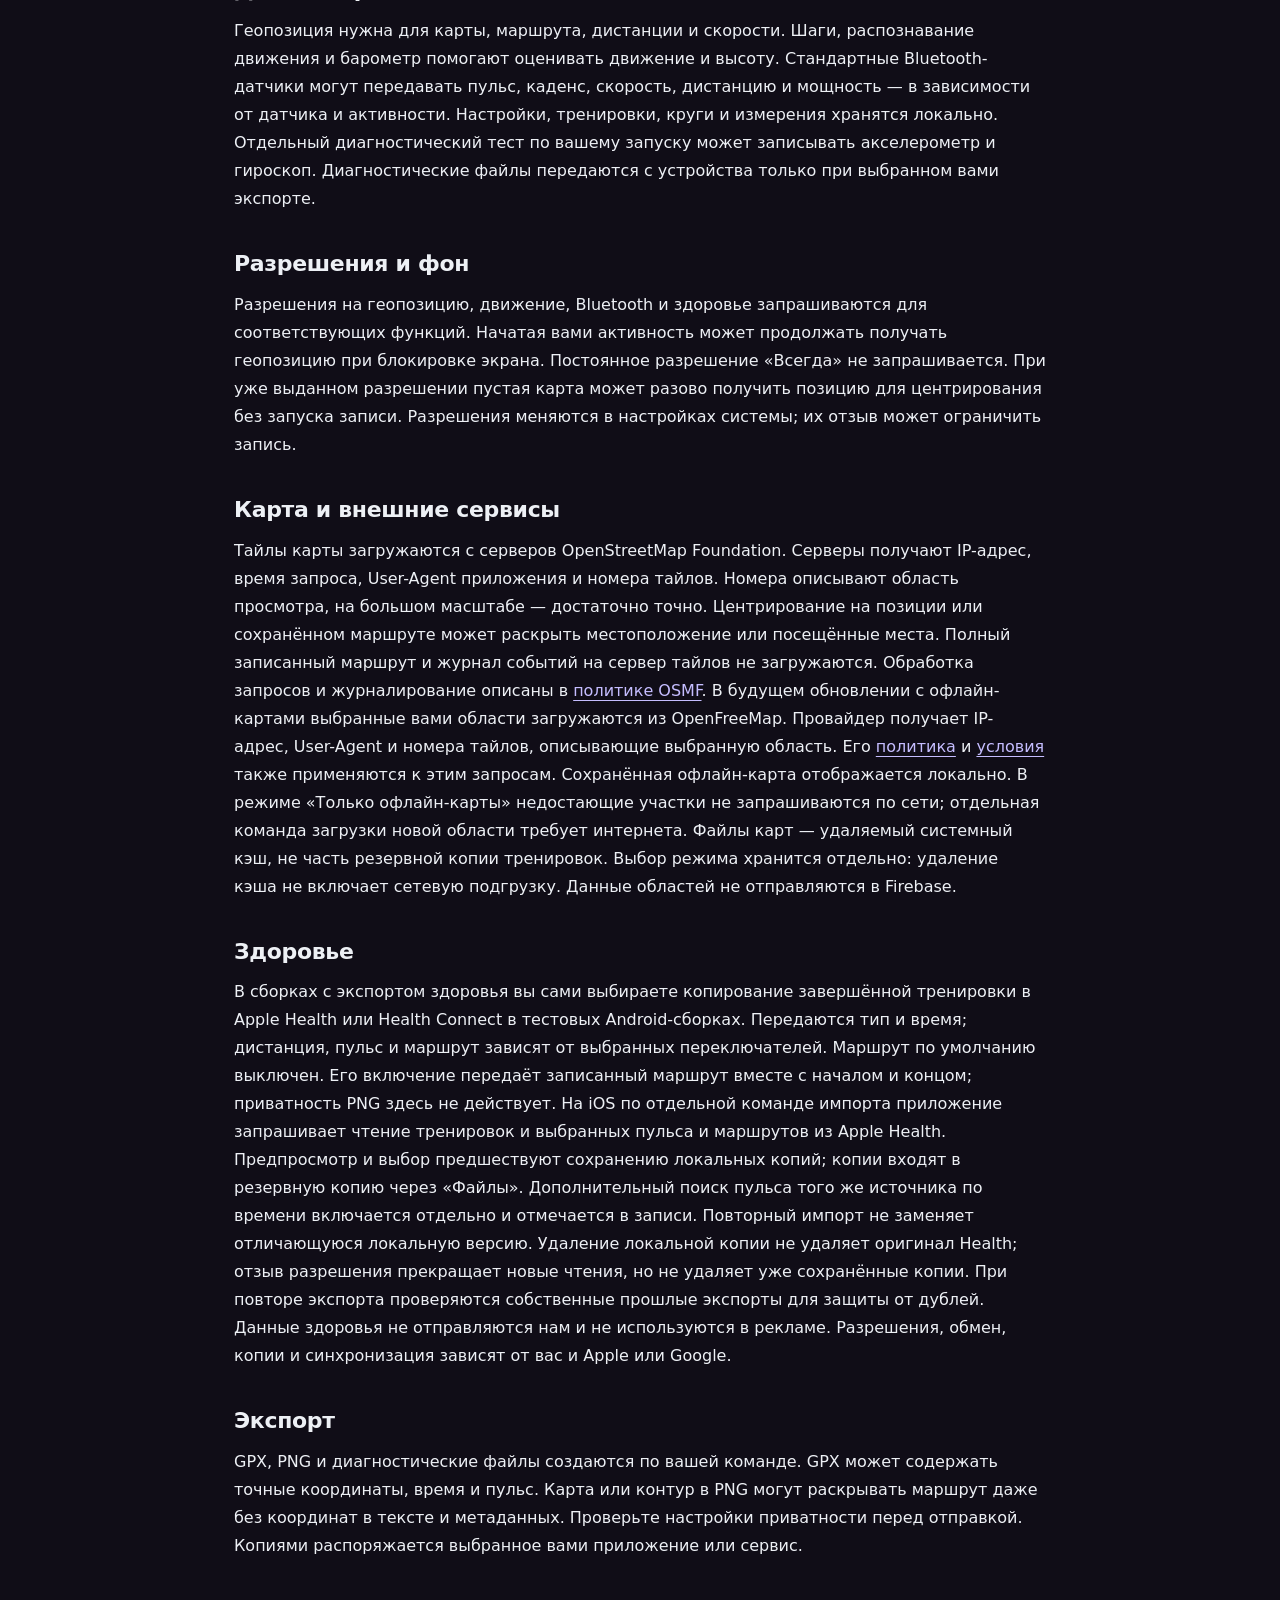
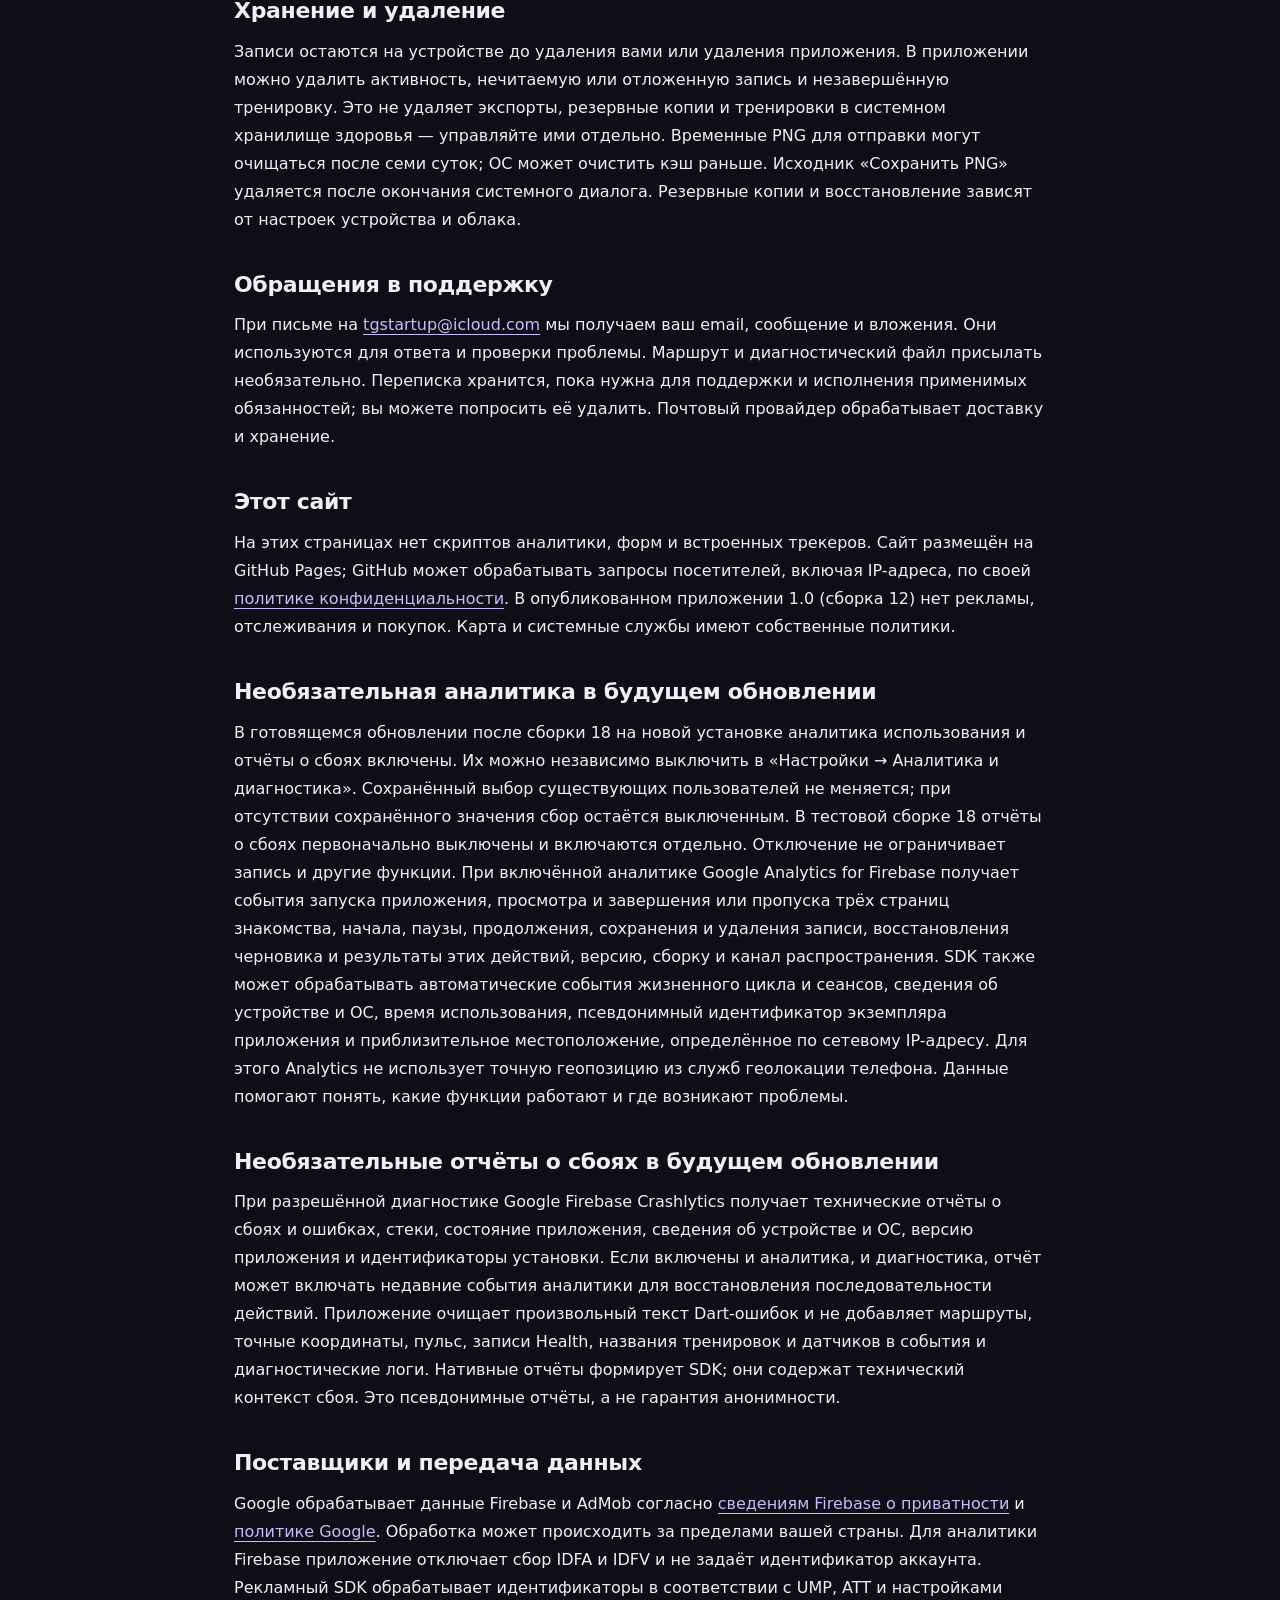
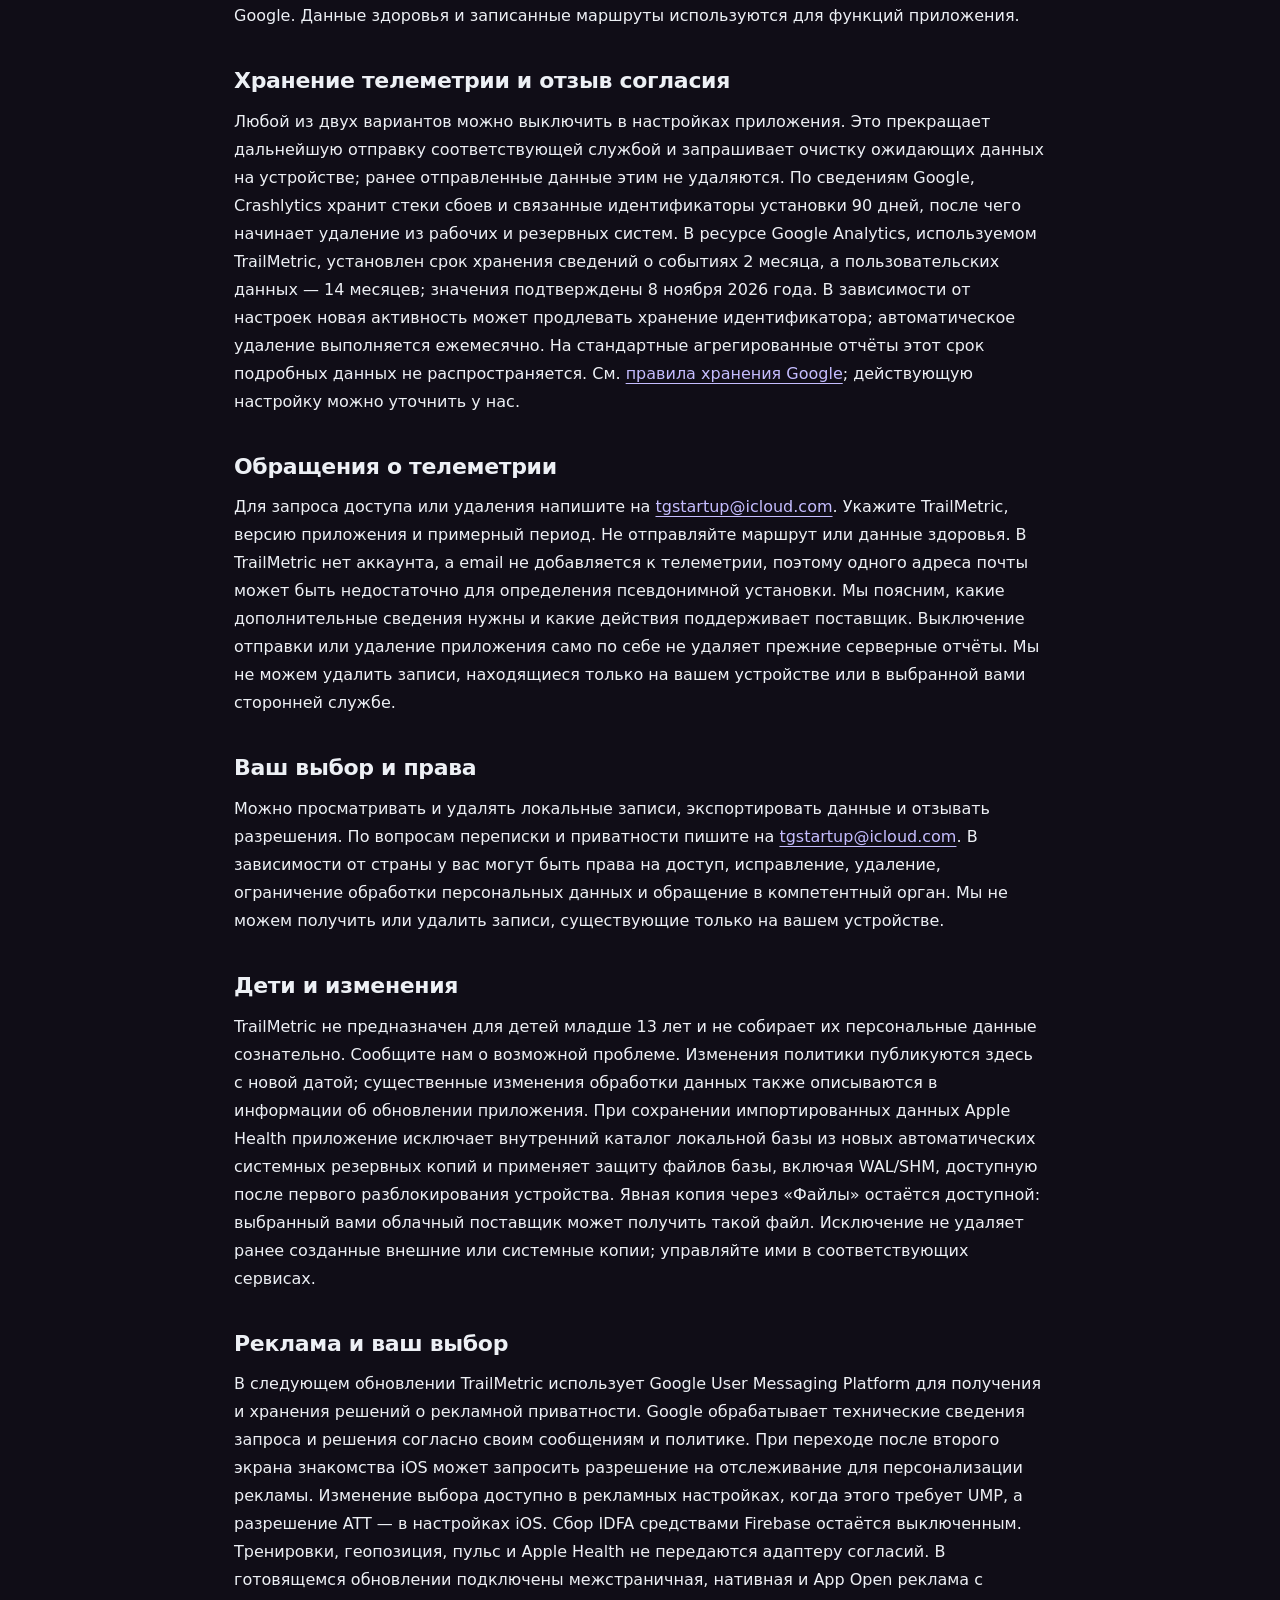
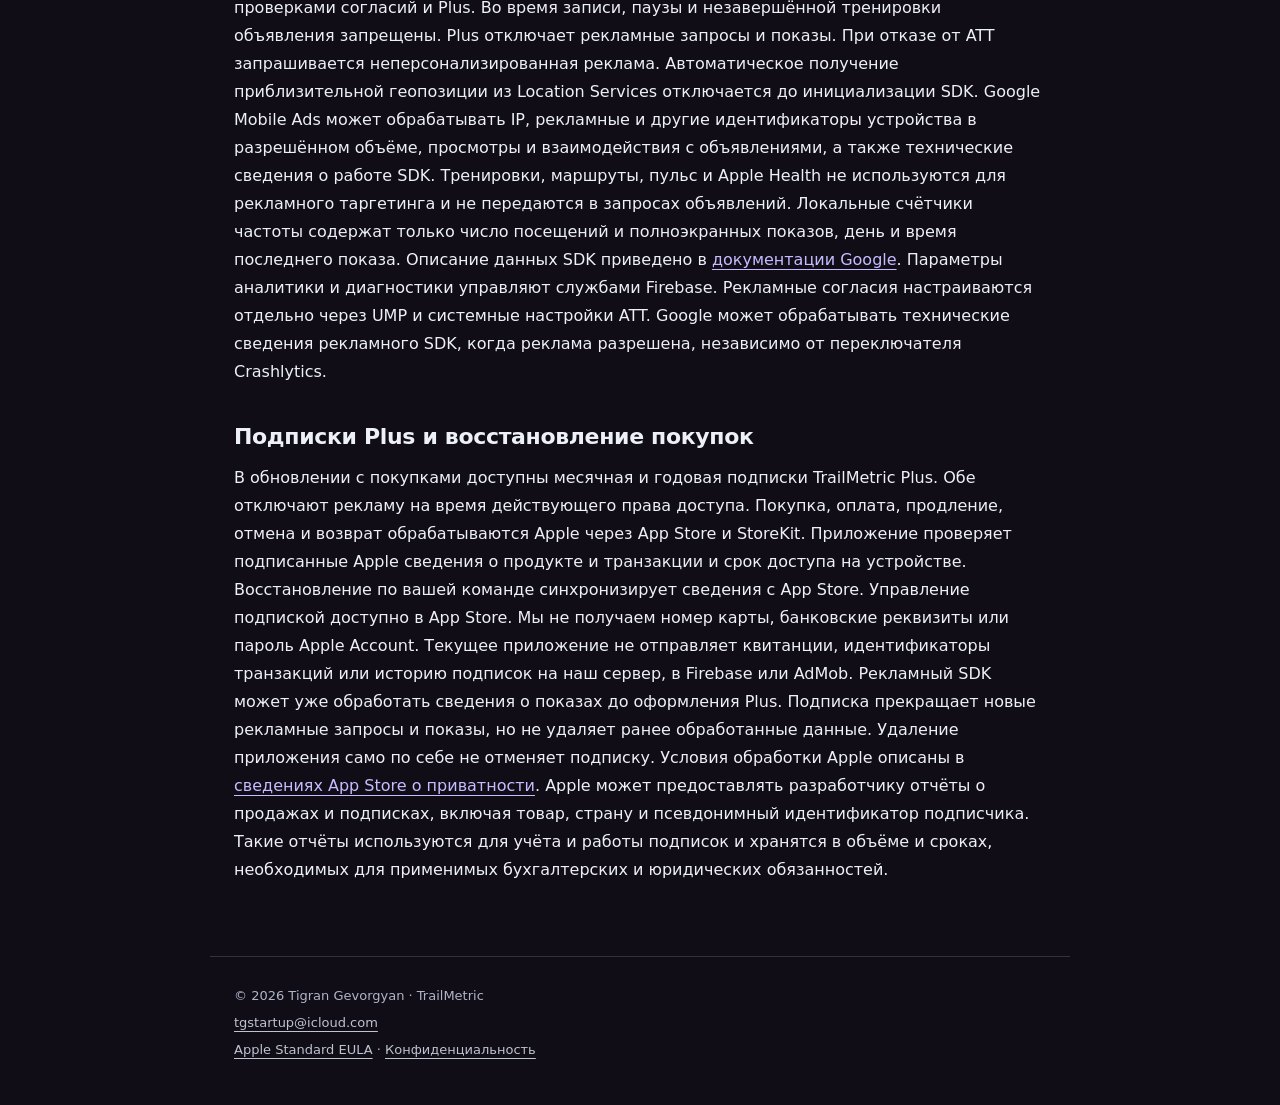
<file: ru/privacy.html>
<!doctype html>
<html lang="ru"><head><meta charset="utf-8"><meta name="viewport" content="width=device-width,initial-scale=1">
<title>Политика конфиденциальности · TrailMetric</title><meta name="description" content="Обновлено 9 ноября 2026 года · Tigran Gevorgyan, Армения">
<meta name="color-scheme" content="dark light"><link rel="canonical" href="https://mig4486.github.io/trailmetric-legal/ru/privacy.html">
<link rel="alternate" hreflang="en" href="https://mig4486.github.io/trailmetric-legal/privacy.html"><link rel="alternate" hreflang="ru" href="https://mig4486.github.io/trailmetric-legal/ru/privacy.html">
<link rel="stylesheet" href="../style.css"><link rel="icon" type="image/svg+xml" href="../mark.svg"></head>
<body><a class="skip" href="#main">К содержанию</a>
<header><div class="top"><a class="brand" href="index.html"><img src="../mark.svg" alt="" width="36" height="36"><span>TrailMetric</span></a><a class="language" href="../privacy.html" lang="en">English</a></div>
<nav aria-label="Документы"><a href="privacy.html" aria-current="page">Конфиденциальность</a><a href="terms.html">Условия</a><a href="support.html">Поддержка</a></nav></header>
<main id="main"><p class="eyebrow">ПОДДЕРЖКА И ДОКУМЕНТЫ</p><h1>Политика конфиденциальности</h1><p class="intro">Обновлено 9 ноября 2026 года · Tigran Gevorgyan, Армения</p><aside class="toc"><h2>На этой странице</h2><ol><li><a href="#section-1">Какие версии охватывает политика</a></li><li><a href="#section-2">Запись на вашем устройстве</a></li><li><a href="#section-3">Данные приложения</a></li><li><a href="#section-4">Разрешения и фон</a></li><li><a href="#section-5">Карта и внешние сервисы</a></li><li><a href="#section-6">Здоровье</a></li><li><a href="#section-7">Экспорт</a></li><li><a href="#section-8">Хранение и удаление</a></li><li><a href="#section-9">Обращения в поддержку</a></li><li><a href="#section-10">Этот сайт</a></li><li><a href="#section-11">Необязательная аналитика в будущем обновлении</a></li><li><a href="#section-12">Необязательные отчёты о сбоях в будущем обновлении</a></li><li><a href="#section-13">Поставщики и передача данных</a></li><li><a href="#section-14">Хранение телеметрии и отзыв согласия</a></li><li><a href="#section-15">Обращения о телеметрии</a></li><li><a href="#section-16">Ваш выбор и права</a></li><li><a href="#section-17">Дети и изменения</a></li><li><a href="#section-18">Реклама и ваш выбор</a></li><li><a href="#section-19">Подписки Plus и восстановление покупок</a></li></ol></aside><section id="section-1"><h2>Какие версии охватывает политика</h2><p>Опубликованная версия App Store 1.0 (сборка 12) работает без Firebase, рекламы и покупок. Разделы об аналитике, диагностике, рекламных согласиях, объявлениях и Plus охватывают готовящееся обновление с этими функциями. Новые возможности доступны после установки соответствующего обновления. Описание локальной записи, карты, экспорта и поддержки также применяется к текущей версии.</p></section><section id="section-2"><h2>Запись на вашем устройстве</h2><p>TrailMetric записывает активности и считает показатели локально. Аккаунт TrailMetric не требуется. У нас нет сервера, принимающего журнал ваших тренировок. Запросы карты, выбранные вами экспорты и обращения в поддержку описаны ниже.</p></section><section id="section-3"><h2>Данные приложения</h2><p>Геопозиция нужна для карты, маршрута, дистанции и скорости. Шаги, распознавание движения и барометр помогают оценивать движение и высоту. Стандартные Bluetooth-датчики могут передавать пульс, каденс, скорость, дистанцию и мощность — в зависимости от датчика и активности. Настройки, тренировки, круги и измерения хранятся локально. Отдельный диагностический тест по вашему запуску может записывать акселерометр и гироскоп. Диагностические файлы передаются с устройства только при выбранном вами экспорте.</p></section><section id="section-4"><h2>Разрешения и фон</h2><p>Разрешения на геопозицию, движение, Bluetooth и здоровье запрашиваются для соответствующих функций. Начатая вами активность может продолжать получать геопозицию при блокировке экрана. Постоянное разрешение «Всегда» не запрашивается. При уже выданном разрешении пустая карта может разово получить позицию для центрирования без запуска записи. Разрешения меняются в настройках системы; их отзыв может ограничить запись.</p></section><section id="section-5"><h2>Карта и внешние сервисы</h2><p>Тайлы карты загружаются с серверов OpenStreetMap Foundation. Серверы получают IP-адрес, время запроса, User-Agent приложения и номера тайлов. Номера описывают область просмотра, на большом масштабе — достаточно точно. Центрирование на позиции или сохранённом маршруте может раскрыть местоположение или посещённые места. Полный записанный маршрут и журнал событий на сервер тайлов не загружаются. Обработка запросов и журналирование описаны в <a href="https://osmfoundation.org/wiki/Privacy_Policy">политике OSMF</a>.  В будущем обновлении с офлайн-картами выбранные вами области загружаются из OpenFreeMap. Провайдер получает IP-адрес, User-Agent и номера тайлов, описывающие выбранную область. Его <a href="https://openfreemap.org/privacy/">политика</a> и <a href="https://openfreemap.org/tos/">условия</a> также применяются к этим запросам. Сохранённая офлайн-карта отображается локально. В режиме «Только офлайн-карты» недостающие участки не запрашиваются по сети; отдельная команда загрузки новой области требует интернета. Файлы карт — удаляемый системный кэш, не часть резервной копии тренировок. Выбор режима хранится отдельно: удаление кэша не включает сетевую подгрузку. Данные областей не отправляются в Firebase.</p></section><section id="section-6"><h2>Здоровье</h2><p>В сборках с экспортом здоровья вы сами выбираете копирование завершённой тренировки в Apple Health или Health Connect в тестовых Android-сборках. Передаются тип и время; дистанция, пульс и маршрут зависят от выбранных переключателей. Маршрут по умолчанию выключен. Его включение передаёт записанный маршрут вместе с началом и концом; приватность PNG здесь не действует. На iOS по отдельной команде импорта приложение запрашивает чтение тренировок и выбранных пульса и маршрутов из Apple Health. Предпросмотр и выбор предшествуют сохранению локальных копий; копии входят в резервную копию через «Файлы». Дополнительный поиск пульса того же источника по времени включается отдельно и отмечается в записи. Повторный импорт не заменяет отличающуюся локальную версию. Удаление локальной копии не удаляет оригинал Health; отзыв разрешения прекращает новые чтения, но не удаляет уже сохранённые копии. При повторе экспорта проверяются собственные прошлые экспорты для защиты от дублей. Данные здоровья не отправляются нам и не используются в рекламе. Разрешения, обмен, копии и синхронизация зависят от вас и Apple или Google.</p></section><section id="section-7"><h2>Экспорт</h2><p>GPX, PNG и диагностические файлы создаются по вашей команде. GPX может содержать точные координаты, время и пульс. Карта или контур в PNG могут раскрывать маршрут даже без координат в тексте и метаданных. Проверьте настройки приватности перед отправкой. Копиями распоряжается выбранное вами приложение или сервис.</p></section><section id="section-8"><h2>Хранение и удаление</h2><p>Записи остаются на устройстве до удаления вами или удаления приложения. В приложении можно удалить активность, нечитаемую или отложенную запись и незавершённую тренировку. Это не удаляет экспорты, резервные копии и тренировки в системном хранилище здоровья — управляйте ими отдельно. Временные PNG для отправки могут очищаться после семи суток; ОС может очистить кэш раньше. Исходник «Сохранить PNG» удаляется после окончания системного диалога. Резервные копии и восстановление зависят от настроек устройства и облака.</p></section><section id="section-9"><h2>Обращения в поддержку</h2><p>При письме на <a href="mailto:tgstartup@icloud.com">tgstartup@icloud.com</a> мы получаем ваш email, сообщение и вложения. Они используются для ответа и проверки проблемы. Маршрут и диагностический файл присылать необязательно. Переписка хранится, пока нужна для поддержки и исполнения применимых обязанностей; вы можете попросить её удалить. Почтовый провайдер обрабатывает доставку и хранение.</p></section><section id="section-10"><h2>Этот сайт</h2><p>На этих страницах нет скриптов аналитики, форм и встроенных трекеров. Сайт размещён на GitHub Pages; GitHub может обрабатывать запросы посетителей, включая IP-адреса, по своей <a href="https://docs.github.com/en/site-policy/privacy-policies/github-general-privacy-statement">политике конфиденциальности</a>. В опубликованном приложении 1.0 (сборка 12) нет рекламы, отслеживания и покупок. Карта и системные службы имеют собственные политики.</p></section><section id="section-11"><h2>Необязательная аналитика в будущем обновлении</h2><p>В готовящемся обновлении после сборки 18 на новой установке аналитика использования и отчёты о сбоях включены. Их можно независимо выключить в «Настройки → Аналитика и диагностика». Сохранённый выбор существующих пользователей не меняется; при отсутствии сохранённого значения сбор остаётся выключенным. В тестовой сборке 18 отчёты о сбоях первоначально выключены и включаются отдельно. Отключение не ограничивает запись и другие функции. При включённой аналитике Google Analytics for Firebase получает события запуска приложения, просмотра и завершения или пропуска трёх страниц знакомства, начала, паузы, продолжения, сохранения и удаления записи, восстановления черновика и результаты этих действий, версию, сборку и канал распространения. SDK также может обрабатывать автоматические события жизненного цикла и сеансов, сведения об устройстве и ОС, время использования, псевдонимный идентификатор экземпляра приложения и приблизительное местоположение, определённое по сетевому IP-адресу. Для этого Analytics не использует точную геопозицию из служб геолокации телефона. Данные помогают понять, какие функции работают и где возникают проблемы.</p></section><section id="section-12"><h2>Необязательные отчёты о сбоях в будущем обновлении</h2><p>При разрешённой диагностике Google Firebase Crashlytics получает технические отчёты о сбоях и ошибках, стеки, состояние приложения, сведения об устройстве и ОС, версию приложения и идентификаторы установки. Если включены и аналитика, и диагностика, отчёт может включать недавние события аналитики для восстановления последовательности действий. Приложение очищает произвольный текст Dart-ошибок и не добавляет маршруты, точные координаты, пульс, записи Health, названия тренировок и датчиков в события и диагностические логи. Нативные отчёты формирует SDK; они содержат технический контекст сбоя. Это псевдонимные отчёты, а не гарантия анонимности.</p></section><section id="section-13"><h2>Поставщики и передача данных</h2><p>Google обрабатывает данные Firebase и AdMob согласно <a href="https://firebase.google.com/support/privacy">сведениям Firebase о приватности</a> и <a href="https://policies.google.com/privacy">политике Google</a>. Обработка может происходить за пределами вашей страны. Для аналитики Firebase приложение отключает сбор IDFA и IDFV и не задаёт идентификатор аккаунта. Рекламный SDK обрабатывает идентификаторы в соответствии с UMP, ATT и настройками Google. Данные здоровья и записанные маршруты используются для функций приложения.</p></section><section id="section-14"><h2>Хранение телеметрии и отзыв согласия</h2><p>Любой из двух вариантов можно выключить в настройках приложения. Это прекращает дальнейшую отправку соответствующей службой и запрашивает очистку ожидающих данных на устройстве; ранее отправленные данные этим не удаляются. По сведениям Google, Crashlytics хранит стеки сбоев и связанные идентификаторы установки 90 дней, после чего начинает удаление из рабочих и резервных систем. В ресурсе Google Analytics, используемом TrailMetric, установлен срок хранения сведений о событиях 2 месяца, а пользовательских данных — 14 месяцев; значения подтверждены 8 ноября 2026 года. В зависимости от настроек новая активность может продлевать хранение идентификатора; автоматическое удаление выполняется ежемесячно. На стандартные агрегированные отчёты этот срок подробных данных не распространяется. См. <a href="https://support.google.com/analytics/answer/7667196">правила хранения Google</a>; действующую настройку можно уточнить у нас.</p></section><section id="section-15"><h2>Обращения о телеметрии</h2><p>Для запроса доступа или удаления напишите на <a href="mailto:tgstartup@icloud.com">tgstartup@icloud.com</a>. Укажите TrailMetric, версию приложения и примерный период. Не отправляйте маршрут или данные здоровья. В TrailMetric нет аккаунта, а email не добавляется к телеметрии, поэтому одного адреса почты может быть недостаточно для определения псевдонимной установки. Мы поясним, какие дополнительные сведения нужны и какие действия поддерживает поставщик. Выключение отправки или удаление приложения само по себе не удаляет прежние серверные отчёты. Мы не можем удалить записи, находящиеся только на вашем устройстве или в выбранной вами сторонней службе.</p></section><section id="section-16"><h2>Ваш выбор и права</h2><p>Можно просматривать и удалять локальные записи, экспортировать данные и отзывать разрешения. По вопросам переписки и приватности пишите на <a href="mailto:tgstartup@icloud.com">tgstartup@icloud.com</a>. В зависимости от страны у вас могут быть права на доступ, исправление, удаление, ограничение обработки персональных данных и обращение в компетентный орган. Мы не можем получить или удалить записи, существующие только на вашем устройстве.</p></section><section id="section-17"><h2>Дети и изменения</h2><p>TrailMetric не предназначен для детей младше 13 лет и не собирает их персональные данные сознательно. Сообщите нам о возможной проблеме. Изменения политики публикуются здесь с новой датой; существенные изменения обработки данных также описываются в информации об обновлении приложения.  При сохранении импортированных данных Apple Health приложение исключает внутренний каталог локальной базы из новых автоматических системных резервных копий и применяет защиту файлов базы, включая WAL/SHM, доступную после первого разблокирования устройства. Явная копия через «Файлы» остаётся доступной: выбранный вами облачный поставщик может получить такой файл. Исключение не удаляет ранее созданные внешние или системные копии; управляйте ими в соответствующих сервисах.</p></section><section id="section-18"><h2>Реклама и ваш выбор</h2><p>В следующем обновлении TrailMetric использует Google User Messaging Platform для получения и хранения решений о рекламной приватности. Google обрабатывает технические сведения запроса и решения согласно своим сообщениям и политике. При переходе после второго экрана знакомства iOS может запросить разрешение на отслеживание для персонализации рекламы. Изменение выбора доступно в рекламных настройках, когда этого требует UMP, а разрешение ATT — в настройках iOS. Сбор IDFA средствами Firebase остаётся выключенным. Тренировки, геопозиция, пульс и Apple Health не передаются адаптеру согласий. В готовящемся обновлении подключены межстраничная, нативная и App Open реклама с проверками согласий и Plus. Во время записи, паузы и незавершённой тренировки объявления запрещены. Plus отключает рекламные запросы и показы. При отказе от ATT запрашивается неперсонализированная реклама. Автоматическое получение приблизительной геопозиции из Location Services отключается до инициализации SDK.  Google Mobile Ads может обрабатывать IP, рекламные и другие идентификаторы устройства в разрешённом объёме, просмотры и взаимодействия с объявлениями, а также технические сведения о работе SDK. Тренировки, маршруты, пульс и Apple Health не используются для рекламного таргетинга и не передаются в запросах объявлений. Локальные счётчики частоты содержат только число посещений и полноэкранных показов, день и время последнего показа. Описание данных SDK приведено в <a href="https://developers.google.com/admob/ios/privacy/data-disclosure">документации Google</a>. Параметры аналитики и диагностики управляют службами Firebase. Рекламные согласия настраиваются отдельно через UMP и системные настройки ATT. Google может обрабатывать технические сведения рекламного SDK, когда реклама разрешена, независимо от переключателя Crashlytics.</p></section><section id="section-19"><h2>Подписки Plus и восстановление покупок</h2><p>В обновлении с покупками доступны месячная и годовая подписки TrailMetric Plus. Обе отключают рекламу на время действующего права доступа. Покупка, оплата, продление, отмена и возврат обрабатываются Apple через App Store и StoreKit. Приложение проверяет подписанные Apple сведения о продукте и транзакции и срок доступа на устройстве. Восстановление по вашей команде синхронизирует сведения с App Store. Управление подпиской доступно в App Store.  Мы не получаем номер карты, банковские реквизиты или пароль Apple Account. Текущее приложение не отправляет квитанции, идентификаторы транзакций или историю подписок на наш сервер, в Firebase или AdMob. Рекламный SDK может уже обработать сведения о показах до оформления Plus. Подписка прекращает новые рекламные запросы и показы, но не удаляет ранее обработанные данные. Удаление приложения само по себе не отменяет подписку. Условия обработки Apple описаны в <a href="https://www.apple.com/legal/privacy/data/en/app-store/">сведениях App Store о приватности</a>. Apple может предоставлять разработчику отчёты о продажах и подписках, включая товар, страну и псевдонимный идентификатор подписчика. Такие отчёты используются для учёта и работы подписок и хранятся в объёме и сроках, необходимых для применимых бухгалтерских и юридических обязанностей.</p></section></main>
<footer><p>© 2026 Tigran Gevorgyan · TrailMetric</p><p><a href="mailto:tgstartup@icloud.com">tgstartup@icloud.com</a></p><p><a href="https://www.apple.com/legal/internet-services/itunes/dev/stdeula/">Apple Standard EULA</a> · <a href="privacy.html">Конфиденциальность</a></p></footer></body></html>
</file>
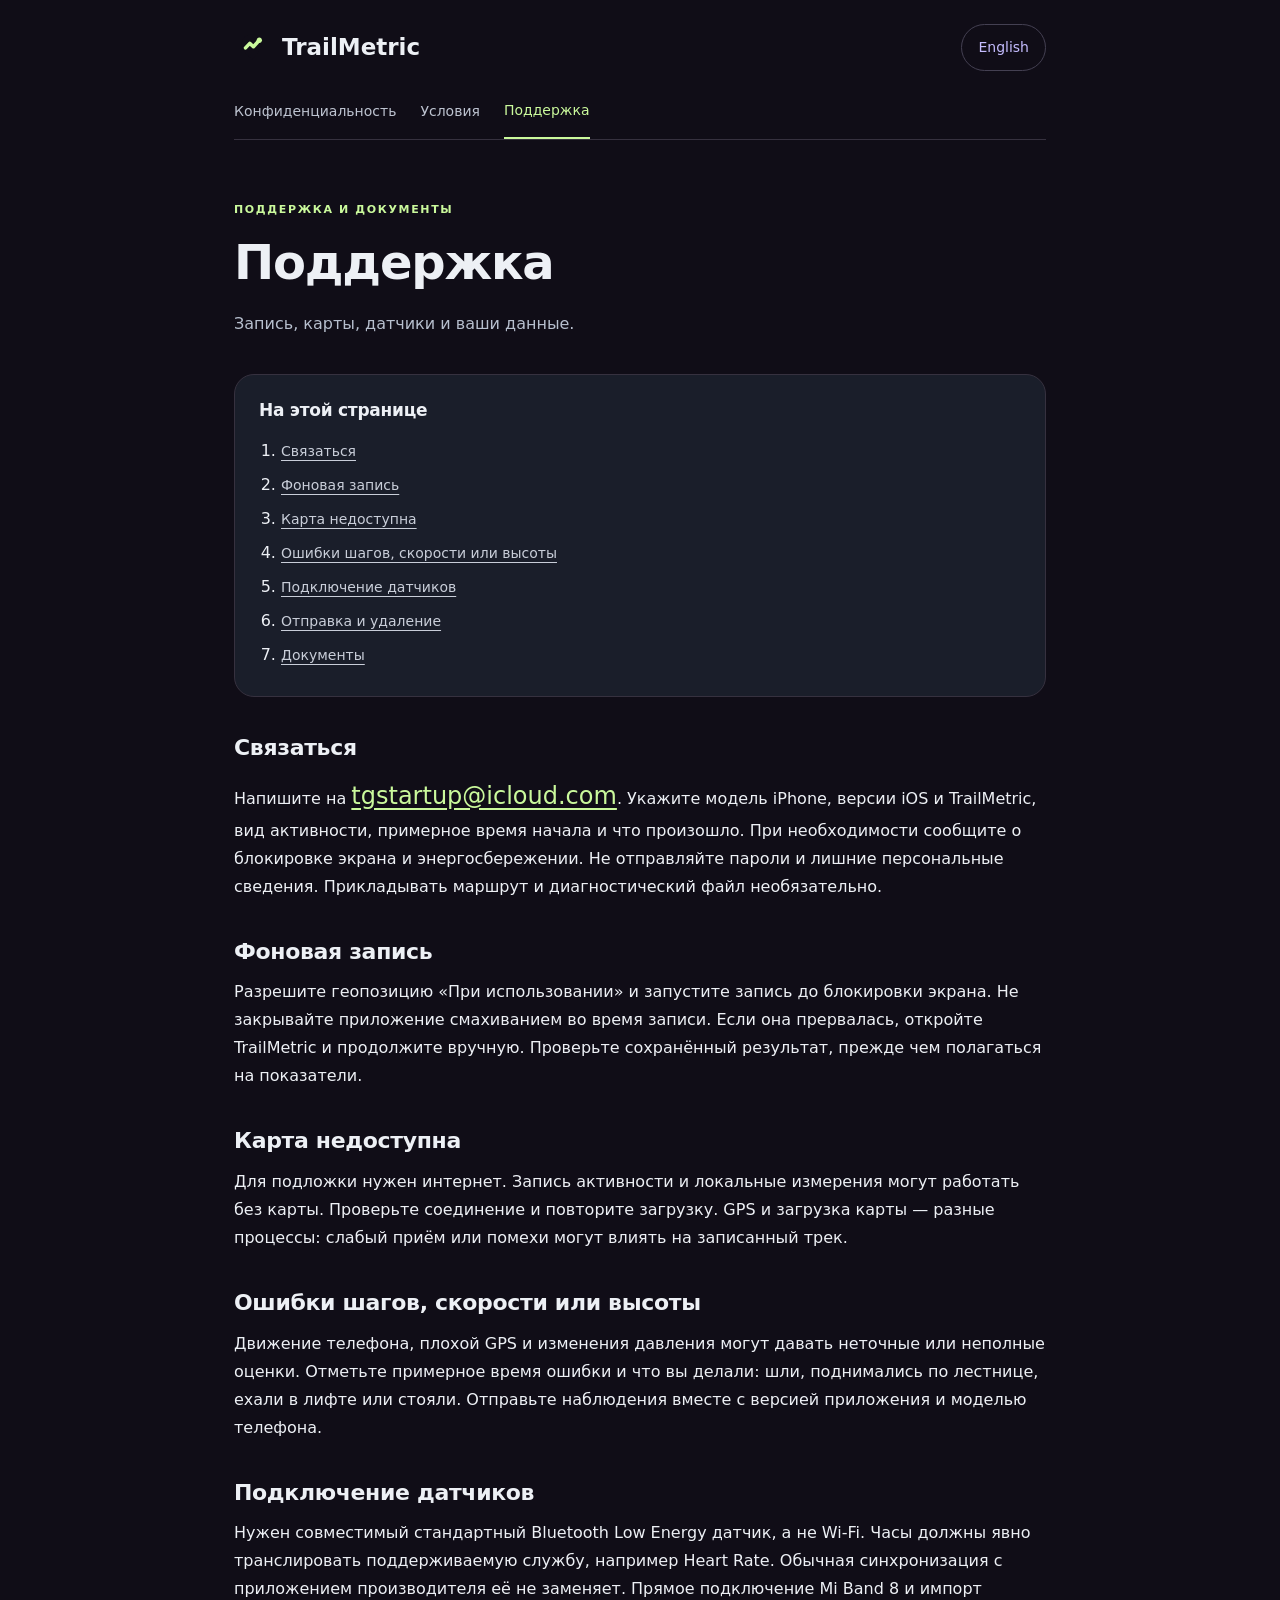
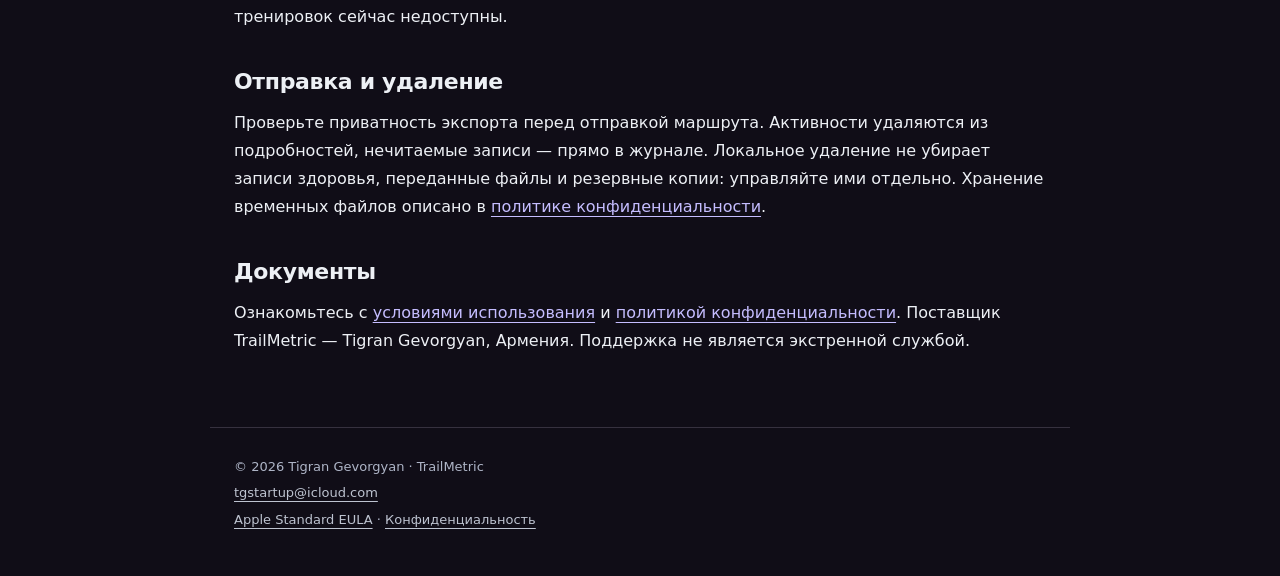
<file: ru/support.html>
<!doctype html>
<html lang="ru"><head><meta charset="utf-8"><meta name="viewport" content="width=device-width,initial-scale=1">
<title>Поддержка · TrailMetric</title><meta name="description" content="Запись, карты, датчики и ваши данные.">
<meta name="color-scheme" content="dark light"><link rel="canonical" href="https://mig4486.github.io/trailmetric-legal/ru/support.html">
<link rel="alternate" hreflang="en" href="https://mig4486.github.io/trailmetric-legal/support.html"><link rel="alternate" hreflang="ru" href="https://mig4486.github.io/trailmetric-legal/ru/support.html">
<link rel="stylesheet" href="../style.css"><link rel="icon" type="image/svg+xml" href="../mark.svg"></head>
<body><a class="skip" href="#main">К содержанию</a>
<header><div class="top"><a class="brand" href="index.html"><img src="../mark.svg" alt="" width="36" height="36"><span>TrailMetric</span></a><a class="language" href="../support.html" lang="en">English</a></div>
<nav aria-label="Документы"><a href="privacy.html">Конфиденциальность</a><a href="terms.html">Условия</a><a href="support.html" aria-current="page">Поддержка</a></nav></header>
<main id="main"><p class="eyebrow">ПОДДЕРЖКА И ДОКУМЕНТЫ</p><h1>Поддержка</h1><p class="intro">Запись, карты, датчики и ваши данные.</p><aside class="toc"><h2>На этой странице</h2><ol><li><a href="#section-1">Связаться</a></li><li><a href="#section-2">Фоновая запись</a></li><li><a href="#section-3">Карта недоступна</a></li><li><a href="#section-4">Ошибки шагов, скорости или высоты</a></li><li><a href="#section-5">Подключение датчиков</a></li><li><a href="#section-6">Отправка и удаление</a></li><li><a href="#section-7">Документы</a></li></ol></aside><section id="section-1"><h2>Связаться</h2><p>Напишите на <a class="contact" href="mailto:tgstartup@icloud.com?subject=TrailMetric%20support">tgstartup@icloud.com</a>. Укажите модель iPhone, версии iOS и TrailMetric, вид активности, примерное время начала и что произошло. При необходимости сообщите о блокировке экрана и энергосбережении. Не отправляйте пароли и лишние персональные сведения. Прикладывать маршрут и диагностический файл необязательно.</p></section><section id="section-2"><h2>Фоновая запись</h2><p>Разрешите геопозицию «При использовании» и запустите запись до блокировки экрана. Не закрывайте приложение смахиванием во время записи. Если она прервалась, откройте TrailMetric и продолжите вручную. Проверьте сохранённый результат, прежде чем полагаться на показатели.</p></section><section id="section-3"><h2>Карта недоступна</h2><p>Для подложки нужен интернет. Запись активности и локальные измерения могут работать без карты. Проверьте соединение и повторите загрузку. GPS и загрузка карты — разные процессы: слабый приём или помехи могут влиять на записанный трек.</p></section><section id="section-4"><h2>Ошибки шагов, скорости или высоты</h2><p>Движение телефона, плохой GPS и изменения давления могут давать неточные или неполные оценки. Отметьте примерное время ошибки и что вы делали: шли, поднимались по лестнице, ехали в лифте или стояли. Отправьте наблюдения вместе с версией приложения и моделью телефона.</p></section><section id="section-5"><h2>Подключение датчиков</h2><p>Нужен совместимый стандартный Bluetooth Low Energy датчик, а не Wi-Fi. Часы должны явно транслировать поддерживаемую службу, например Heart Rate. Обычная синхронизация с приложением производителя её не заменяет. Прямое подключение Mi Band 8 и импорт тренировок сейчас недоступны.</p></section><section id="section-6"><h2>Отправка и удаление</h2><p>Проверьте приватность экспорта перед отправкой маршрута. Активности удаляются из подробностей, нечитаемые записи — прямо в журнале. Локальное удаление не убирает записи здоровья, переданные файлы и резервные копии: управляйте ими отдельно. Хранение временных файлов описано в <a href="privacy.html">политике конфиденциальности</a>.</p></section><section id="section-7"><h2>Документы</h2><p>Ознакомьтесь с <a href="terms.html">условиями использования</a> и <a href="privacy.html">политикой конфиденциальности</a>. Поставщик TrailMetric — Tigran Gevorgyan, Армения. Поддержка не является экстренной службой.</p></section></main>
<footer><p>© 2026 Tigran Gevorgyan · TrailMetric</p><p><a href="mailto:tgstartup@icloud.com">tgstartup@icloud.com</a></p><p><a href="https://www.apple.com/legal/internet-services/itunes/dev/stdeula/">Apple Standard EULA</a> · <a href="privacy.html">Конфиденциальность</a></p></footer></body></html>
</file>
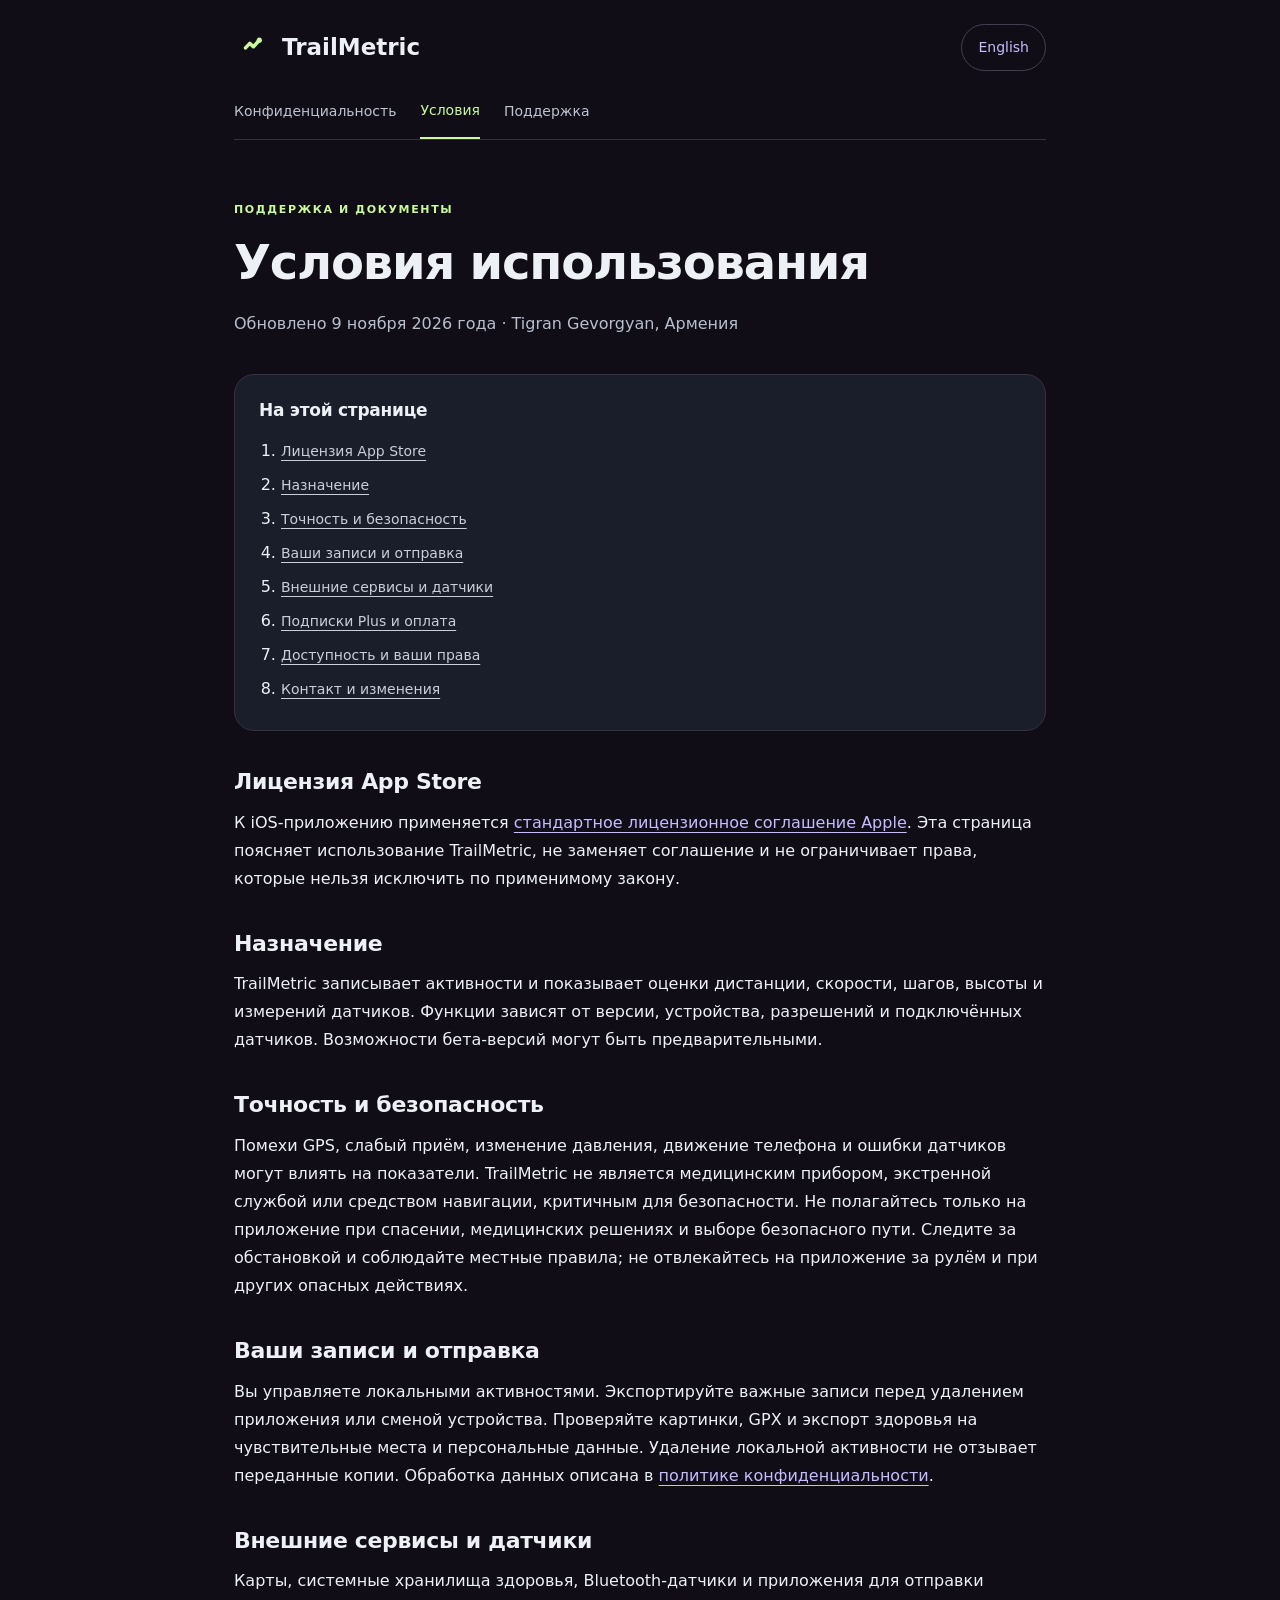
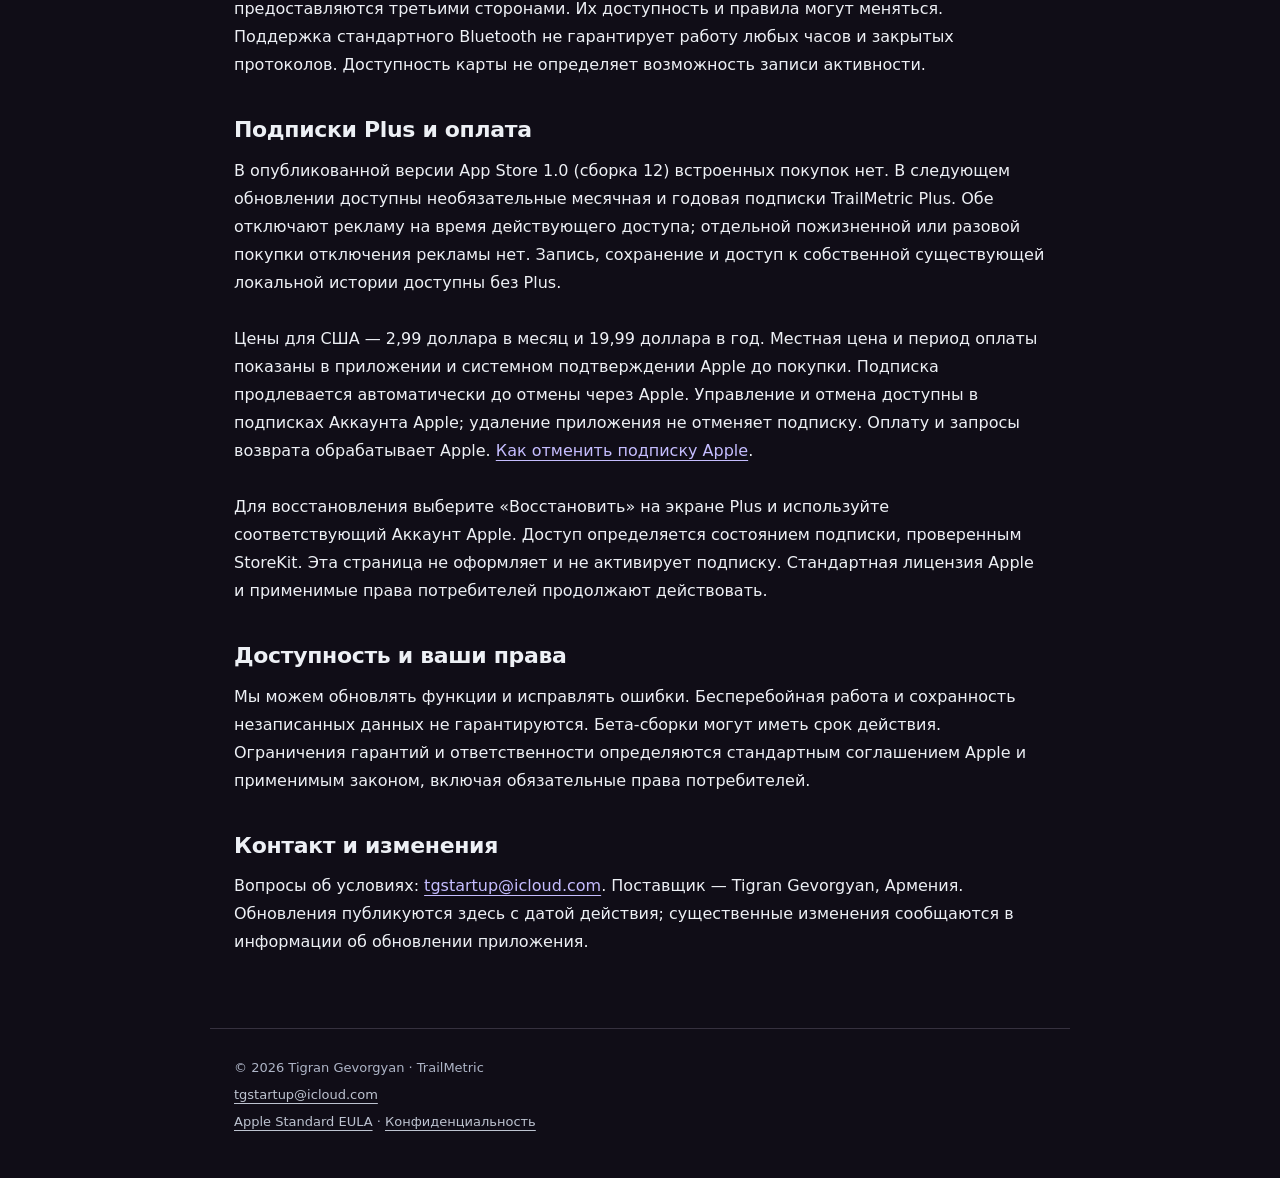
<file: ru/terms.html>
<!doctype html>
<html lang="ru"><head><meta charset="utf-8"><meta name="viewport" content="width=device-width,initial-scale=1">
<title>Условия использования · TrailMetric</title><meta name="description" content="Обновлено 9 ноября 2026 года · Tigran Gevorgyan, Армения">
<meta name="color-scheme" content="dark light"><link rel="canonical" href="https://mig4486.github.io/trailmetric-legal/ru/terms.html">
<link rel="alternate" hreflang="en" href="https://mig4486.github.io/trailmetric-legal/terms.html"><link rel="alternate" hreflang="ru" href="https://mig4486.github.io/trailmetric-legal/ru/terms.html">
<link rel="stylesheet" href="../style.css"><link rel="icon" type="image/svg+xml" href="../mark.svg"></head>
<body><a class="skip" href="#main">К содержанию</a>
<header><div class="top"><a class="brand" href="index.html"><img src="../mark.svg" alt="" width="36" height="36"><span>TrailMetric</span></a><a class="language" href="../terms.html" lang="en">English</a></div>
<nav aria-label="Документы"><a href="privacy.html">Конфиденциальность</a><a href="terms.html" aria-current="page">Условия</a><a href="support.html">Поддержка</a></nav></header>
<main id="main"><p class="eyebrow">ПОДДЕРЖКА И ДОКУМЕНТЫ</p><h1>Условия использования</h1><p class="intro">Обновлено 9 ноября 2026 года · Tigran Gevorgyan, Армения</p><aside class="toc"><h2>На этой странице</h2><ol><li><a href="#section-1">Лицензия App Store</a></li><li><a href="#section-2">Назначение</a></li><li><a href="#section-3">Точность и безопасность</a></li><li><a href="#section-4">Ваши записи и отправка</a></li><li><a href="#section-5">Внешние сервисы и датчики</a></li><li><a href="#section-6">Подписки Plus и оплата</a></li><li><a href="#section-7">Доступность и ваши права</a></li><li><a href="#section-8">Контакт и изменения</a></li></ol></aside><section id="section-1"><h2>Лицензия App Store</h2><p>К iOS-приложению применяется <a href="https://www.apple.com/legal/internet-services/itunes/dev/stdeula/">стандартное лицензионное соглашение Apple</a>. Эта страница поясняет использование TrailMetric, не заменяет соглашение и не ограничивает права, которые нельзя исключить по применимому закону.</p></section><section id="section-2"><h2>Назначение</h2><p>TrailMetric записывает активности и показывает оценки дистанции, скорости, шагов, высоты и измерений датчиков. Функции зависят от версии, устройства, разрешений и подключённых датчиков. Возможности бета-версий могут быть предварительными.</p></section><section id="section-3"><h2>Точность и безопасность</h2><p>Помехи GPS, слабый приём, изменение давления, движение телефона и ошибки датчиков могут влиять на показатели. TrailMetric не является медицинским прибором, экстренной службой или средством навигации, критичным для безопасности. Не полагайтесь только на приложение при спасении, медицинских решениях и выборе безопасного пути. Следите за обстановкой и соблюдайте местные правила; не отвлекайтесь на приложение за рулём и при других опасных действиях.</p></section><section id="section-4"><h2>Ваши записи и отправка</h2><p>Вы управляете локальными активностями. Экспортируйте важные записи перед удалением приложения или сменой устройства. Проверяйте картинки, GPX и экспорт здоровья на чувствительные места и персональные данные. Удаление локальной активности не отзывает переданные копии. Обработка данных описана в <a href="privacy.html">политике конфиденциальности</a>.</p></section><section id="section-5"><h2>Внешние сервисы и датчики</h2><p>Карты, системные хранилища здоровья, Bluetooth-датчики и приложения для отправки предоставляются третьими сторонами. Их доступность и правила могут меняться. Поддержка стандартного Bluetooth не гарантирует работу любых часов и закрытых протоколов. Доступность карты не определяет возможность записи активности.</p></section><section id="section-6"><h2>Подписки Plus и оплата</h2><p>В опубликованной версии App Store 1.0 (сборка 12) встроенных покупок нет. В следующем обновлении доступны необязательные месячная и годовая подписки TrailMetric Plus. Обе отключают рекламу на время действующего доступа; отдельной пожизненной или разовой покупки отключения рекламы нет. Запись, сохранение и доступ к собственной существующей локальной истории доступны без Plus.<br><br>Цены для США — 2,99 доллара в месяц и 19,99 доллара в год. Местная цена и период оплаты показаны в приложении и системном подтверждении Apple до покупки. Подписка продлевается автоматически до отмены через Apple. Управление и отмена доступны в подписках Аккаунта Apple; удаление приложения не отменяет подписку. Оплату и запросы возврата обрабатывает Apple. <a href="https://support.apple.com/118428">Как отменить подписку Apple</a>.<br><br>Для восстановления выберите «Восстановить» на экране Plus и используйте соответствующий Аккаунт Apple. Доступ определяется состоянием подписки, проверенным StoreKit. Эта страница не оформляет и не активирует подписку. Стандартная лицензия Apple и применимые права потребителей продолжают действовать.</p></section><section id="section-7"><h2>Доступность и ваши права</h2><p>Мы можем обновлять функции и исправлять ошибки. Бесперебойная работа и сохранность незаписанных данных не гарантируются. Бета-сборки могут иметь срок действия. Ограничения гарантий и ответственности определяются стандартным соглашением Apple и применимым законом, включая обязательные права потребителей.</p></section><section id="section-8"><h2>Контакт и изменения</h2><p>Вопросы об условиях: <a href="mailto:tgstartup@icloud.com">tgstartup@icloud.com</a>. Поставщик — Tigran Gevorgyan, Армения. Обновления публикуются здесь с датой действия; существенные изменения сообщаются в информации об обновлении приложения.</p></section></main>
<footer><p>© 2026 Tigran Gevorgyan · TrailMetric</p><p><a href="mailto:tgstartup@icloud.com">tgstartup@icloud.com</a></p><p><a href="https://www.apple.com/legal/internet-services/itunes/dev/stdeula/">Apple Standard EULA</a> · <a href="privacy.html">Конфиденциальность</a></p></footer></body></html>
</file>
<file: style.css>
*{box-sizing:border-box}html{scroll-behavior:smooth;scroll-padding-top:24px}body{margin:0;background:#100d17;color:#edf0f5;font:16px/1.75 system-ui,-apple-system,BlinkMacSystemFont,"Segoe UI",sans-serif}a{color:#c5bdff;text-underline-offset:4px;overflow-wrap:anywhere}a:hover{color:#caf99c}a:focus-visible{outline:3px solid #caf99c;outline-offset:4px;border-radius:3px}.skip{position:absolute;top:-100px;left:20px;padding:10px;background:#242936;z-index:2}.skip:focus{top:8px}header,main,footer{width:min(860px,100%);margin:auto;padding:24px}.top{display:flex;justify-content:space-between;align-items:center;gap:16px}.brand{display:flex;gap:12px;align-items:center;font-size:23px;font-weight:750;color:#edf0f5;text-decoration:none}.brand img{display:block;border-radius:9px}.language{padding:10px 16px;border:1px solid #444052;border-radius:30px;text-decoration:none;font-size:14px}nav{display:flex;gap:8px 24px;flex-wrap:wrap;padding:24px 0 0;border-bottom:1px solid #36313f}nav a{display:flex;align-items:center;min-height:44px;padding-bottom:10px;text-decoration:none;color:#bdc3d0;font-size:14px}nav a[aria-current]{color:#caf99c;border-bottom:2px solid #caf99c}main{padding-top:36px;padding-bottom:56px}.eyebrow{letter-spacing:.15em;font-size:11px;color:#caf99c;font-weight:700}h1{font-size:clamp(30px,5.5vw,48px);line-height:1.15;letter-spacing:-.025em;margin:16px 0 20px;overflow-wrap:anywhere}h2{font-size:22px;line-height:1.35;letter-spacing:-.015em;margin:0 0 12px}.intro{color:#b7bfce;margin:0 0 36px}section{margin-top:36px}p{margin:0 0 16px}.toc{padding:24px;border:1px solid #36313f;background:#1a1e2a;border-radius:20px}.toc h2{font-size:17px}.toc ol{margin:0;padding-left:22px}.toc li{padding:3px 0}.toc a{color:#c9ced9;font-size:14px}.cards{display:grid;gap:16px}.card{display:block;border:1px solid #36313f;border-radius:20px;padding:24px;background:#1a1e2a;text-decoration:none;color:inherit}.card h2{display:flex;justify-content:space-between}.card h2 span{color:#caf99c}.card p{color:#b7bfce;margin:0}.card:hover{border-color:#7264ff;color:#fff}.contact{font-size:clamp(18px,4vw,24px);color:#caf99c}footer{border-top:1px solid #36313f;color:#aeb5c7;font-size:13px;padding-top:24px;padding-bottom:40px}footer p{margin:4px 0}footer a{color:#bdc3d0}@media(max-width:420px){header,main,footer{padding-left:20px;padding-right:20px}nav{gap:4px 14px}.toc,.card{padding:20px}.language{padding:8px 12px}}@media(prefers-reduced-motion:reduce){html{scroll-behavior:auto}}@media print{body{color:#111;background:#fff}header,.toc,.skip{display:none}a{color:#222}h1{font-size:28px}h2{break-after:avoid}section{break-inside:avoid}footer{color:#333}}
</file>
